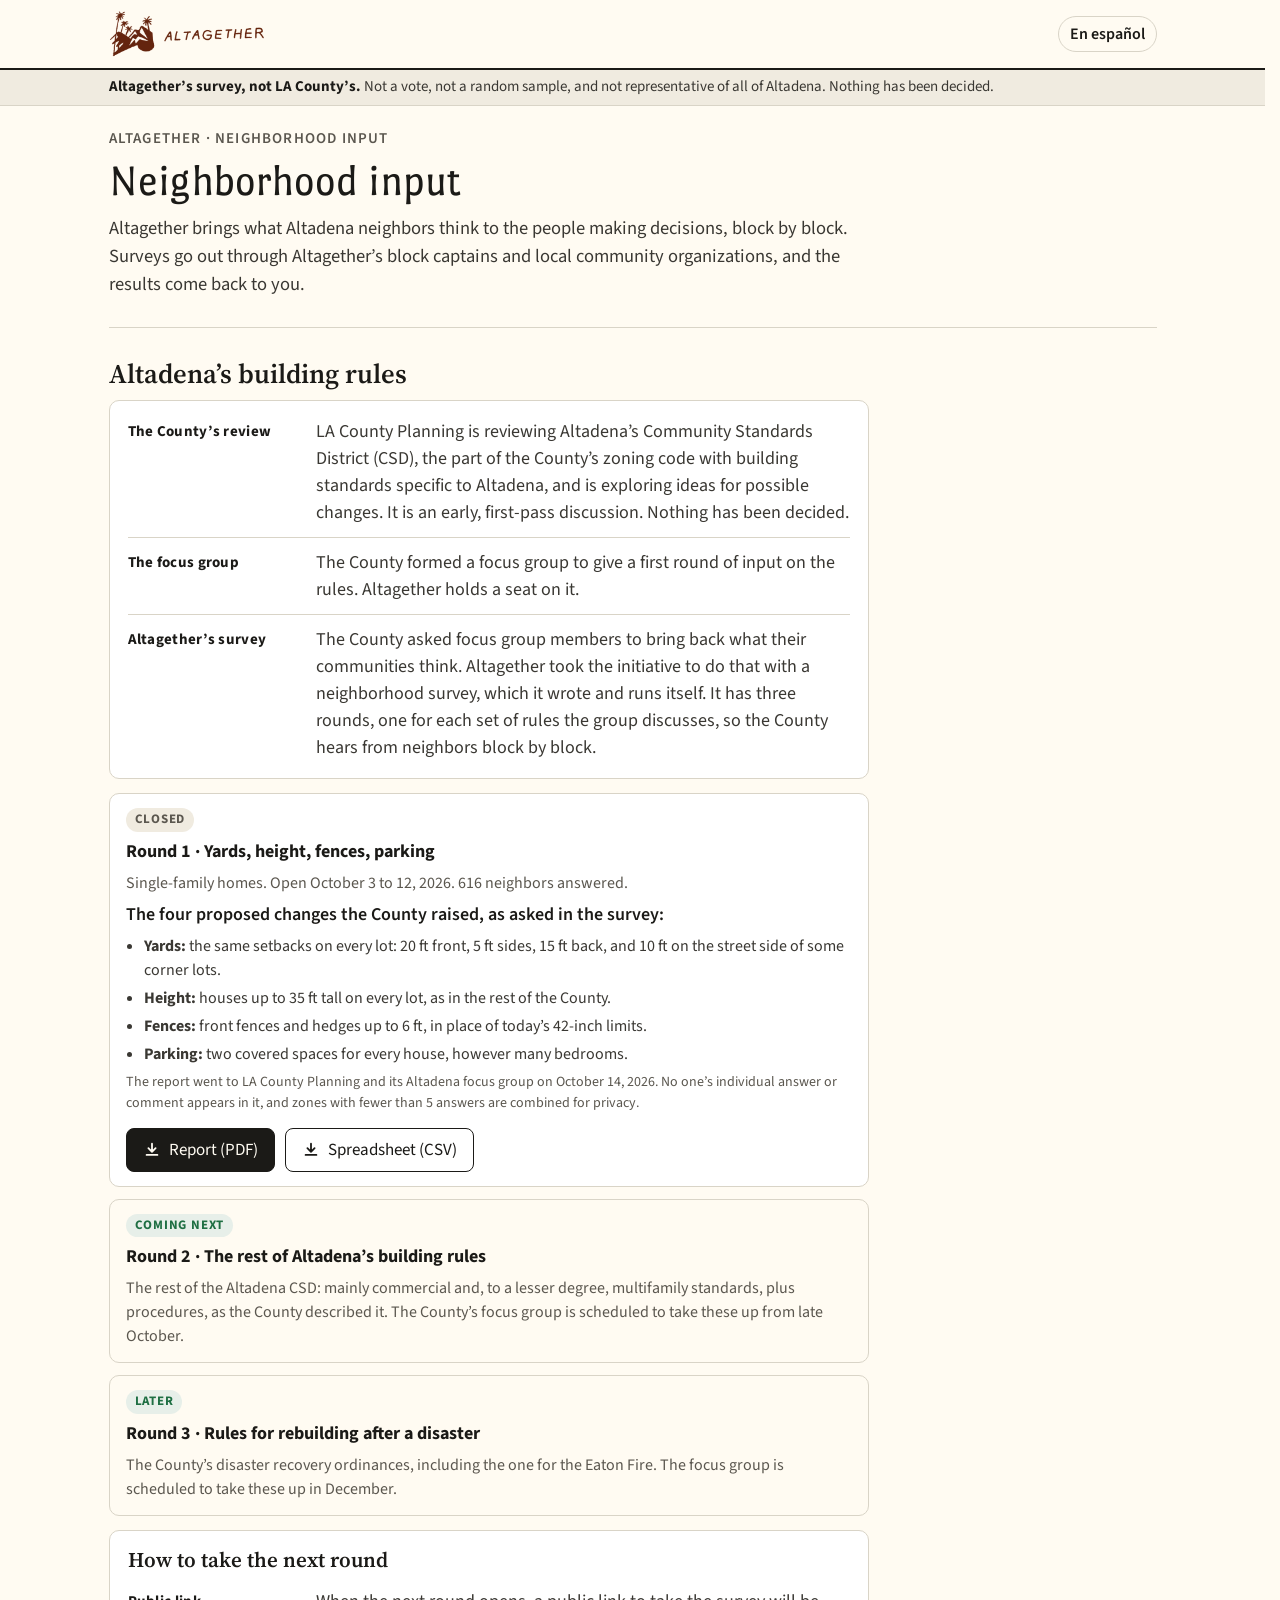
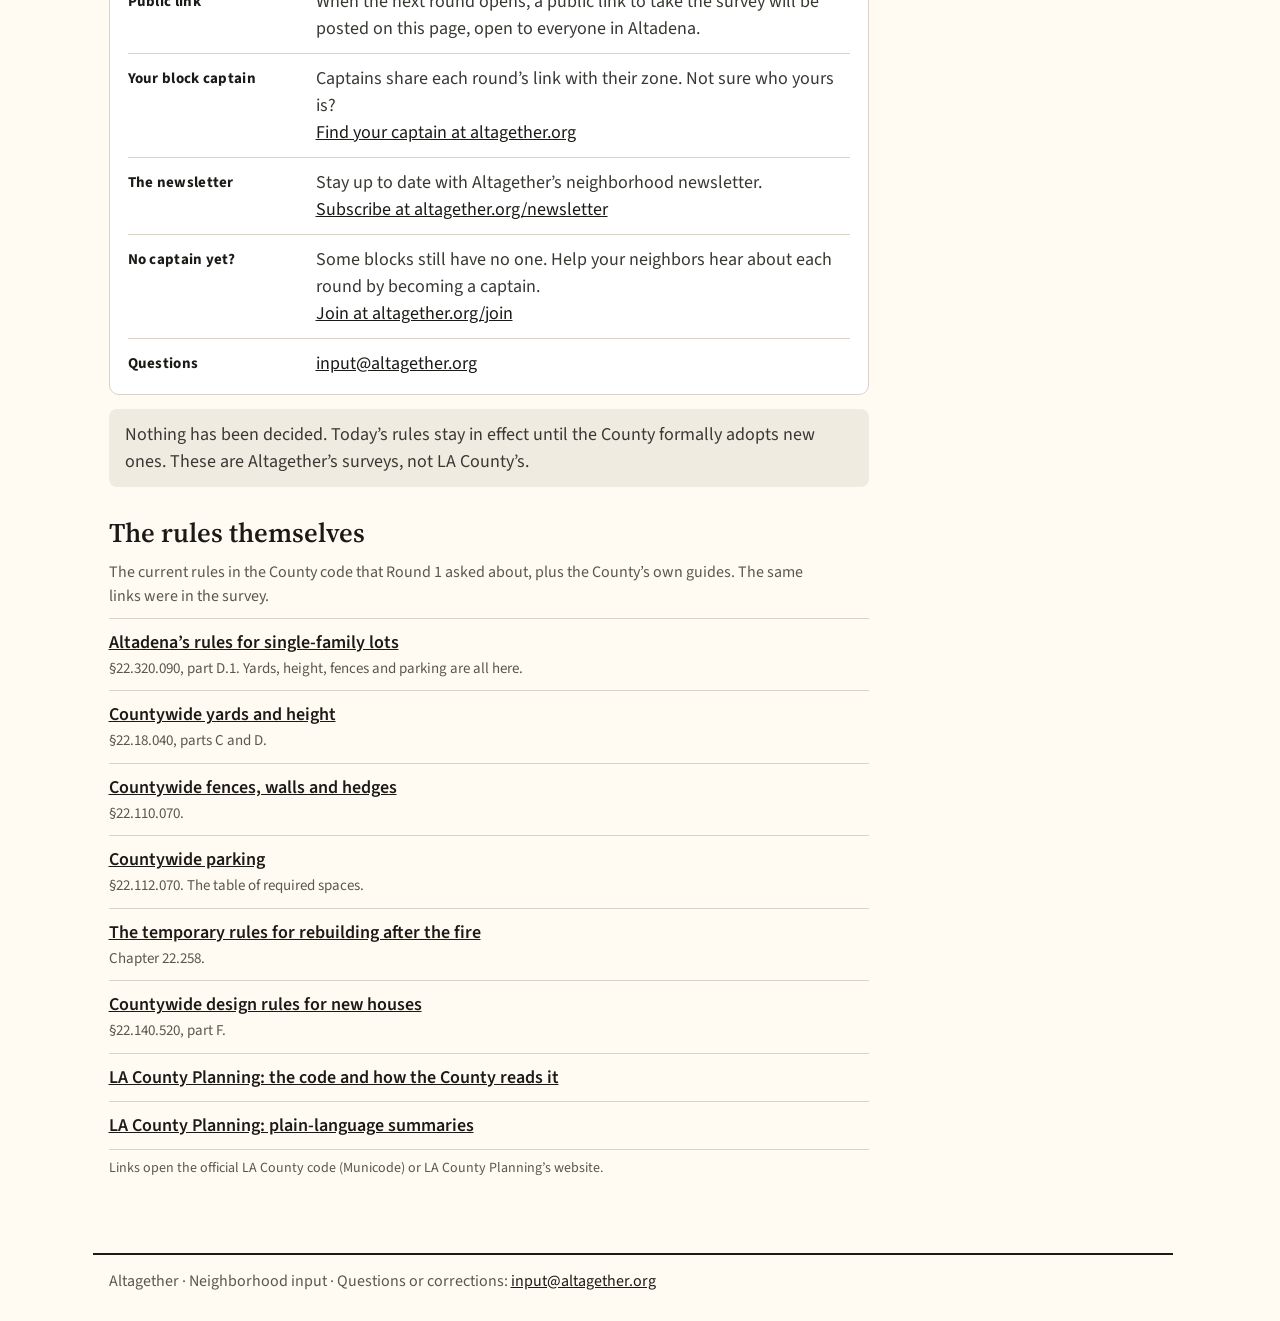
<file: index.html>
<!doctype html>
<html lang="en">
<head>
<meta charset="utf-8">
<meta name="viewport" content="width=device-width, initial-scale=1, viewport-fit=cover">
<title>Neighborhood Input: Altagether</title>
<meta name="description" content="Altagether&rsquo;s neighborhood surveys: bringing what Altadena neighbors think to the people making decisions, block by block.">
<meta property="og:type" content="website">
<meta property="og:site_name" content="Altagether">
<meta property="og:title" content="Neighborhood Input: Altagether">
<meta property="og:description" content="Altagether&rsquo;s neighborhood surveys: bringing what Altadena neighbors think to the people making decisions, block by block.">
<meta property="og:image" content="https://altagether.github.io/input/csd/round-1/report/preview.png">
<meta property="og:url" content="https://altagether.github.io/input/">
<meta name="twitter:card" content="summary_large_image">
<link rel="alternate" hreflang="es" href="https://altagether.github.io/input/es/">
<link rel="stylesheet" href="https://fonts.googleapis.com/css2?family=Port+Lligat+Sans&family=Source+Serif+4:opsz,wght@8..60,600&family=Source+Sans+3:wght@400;600;700&display=swap">
<link rel="stylesheet" href="assets/site.css?v=23">
<link rel="stylesheet" href="assets/pages.css?v=23">
</head>
<body>
<nav class="nav" aria-label="Altagether"><div class="in">
<a class="brand" href=""><img src="assets/altagether-logo.png" alt="Altagether" width="157" height="46"></a>
<a class="lang" href="es/" lang="es">En espa&ntilde;ol</a>
</div></nav>
<div class="disc"><div class="in"><span><b>Altagether&rsquo;s survey, not LA County&rsquo;s.</b> Not a vote, not a random sample, and not representative of all of Altadena. Nothing has been decided.</span></div></div>
<main>
<div class="head">
  <div class="kicker">Altagether &middot; Neighborhood input</div>
  <h1>Neighborhood input</h1>
  <p class="lead">Altagether brings what Altadena neighbors think to the people making decisions, block by block. Surveys go out through Altagether&rsquo;s block captains and local community organizations, and the results come back to you.</p>
</div>

<section class="survey" id="csd">
  <h2>Altadena&rsquo;s building rules</h2>
  <div class="about facts">
    <div class="frow"><b>The County&rsquo;s review</b><span>LA County Planning is reviewing Altadena&rsquo;s Community Standards District (CSD), the part of the County&rsquo;s zoning code with building standards specific to Altadena, and is exploring ideas for possible changes. It is an early, first-pass discussion. Nothing has been decided.</span></div>
    <div class="frow"><b>The focus group</b><span>The County formed a focus group to give a first round of input on the rules. Altagether holds a seat on it.</span></div>
    <div class="frow"><b>Altagether&rsquo;s survey</b><span>The County asked focus group members to bring back what their communities think. Altagether took the initiative to do that with a neighborhood survey, which it wrote and runs itself. It has three rounds, one for each set of rules the group discusses, so the County hears from neighbors block by block.</span></div>
  </div>
  <div class="rounds">
    <div class="round" id="round-1">
      <div><div class="rtop"><span class="rname">Round 1 &middot; Yards, height, fences, parking</span><span class="status closed">Closed</span></div>
      <p class="s">Single-family homes. Open October 3 to 12, 2026. 616 neighbors answered.</p>
      <p class="rlead">The four proposed changes the County raised, as asked in the survey:</p>
      <ul class="rules">
        <li><b>Yards:</b> the same setbacks on every lot: 20 ft front, 5 ft sides, 15 ft back, and 10 ft on the street side of some corner lots.</li>
        <li><b>Height:</b> houses up to 35 ft tall on every lot, as in the rest of the County.</li>
        <li><b>Fences:</b> front fences and hedges up to 6 ft, in place of today&rsquo;s 42-inch limits.</li>
        <li><b>Parking:</b> two covered spaces for every house, however many bedrooms.</li>
      </ul>
      <p class="s rnote">The report went to LA County Planning and its Altadena focus group on October 14, 2026. No one&rsquo;s individual answer or comment appears in it, and zones with fewer than 5 answers are combined for privacy.</p>
      <div class="dlrow">
        <a class="btn primary" href="csd/round-1/report/altagether-round-1-report.pdf" download><svg class="ic" viewBox="0 0 20 20" width="18" height="18" aria-hidden="true"><path d="M10 3v9m0 0l-4-4m4 4l4-4M4 15.5h12" fill="none" stroke="currentColor" stroke-width="2" stroke-linecap="round" stroke-linejoin="round"/></svg>Report (PDF)</a>
        <a class="btn" href="csd/round-1/report/altagether-round-1-answers-by-zone.csv" download><svg class="ic" viewBox="0 0 20 20" width="18" height="18" aria-hidden="true"><path d="M10 3v9m0 0l-4-4m4 4l4-4M4 15.5h12" fill="none" stroke="currentColor" stroke-width="2" stroke-linecap="round" stroke-linejoin="round"/></svg>Spreadsheet (CSV)</a>
      </div></div>
    </div>
    <div class="round dim">
      <div class="rtop"><span class="rname">Round 2 &middot; The rest of Altadena&rsquo;s building rules</span><span class="status soon">Coming next</span></div>
      <p class="s">The rest of the Altadena CSD: mainly commercial and, to a lesser degree, multifamily standards, plus procedures, as the County described it. The County&rsquo;s focus group is scheduled to take these up from late October.</p>
    </div>
    <div class="round dim">
      <div class="rtop"><span class="rname">Round 3 &middot; Rules for rebuilding after a disaster</span><span class="status soon">Later</span></div>
      <p class="s">The County&rsquo;s disaster recovery ordinances, including the one for the Eaton Fire. The focus group is scheduled to take these up in December.</p>
    </div>
  </div>
  <div class="about facts join">
    <h2 class="ftitle">How to take the next round</h2>
    <div class="frow"><b>Public link</b><span>When the next round opens, a public link to take the survey will be posted on this page, open to everyone in Altadena.</span></div>
    <div class="frow"><b>Your block captain</b><span>Captains share each round&rsquo;s link with their zone. Not sure who yours is?<br><a class="nw" href="https://altagether.org">Find your captain at altagether.org</a></span></div>
    <div class="frow"><b>The newsletter</b><span>Stay up to date with Altagether&rsquo;s neighborhood newsletter.<br><a class="nw" href="https://altagether.org/newsletter">Subscribe at altagether.org/newsletter</a></span></div>
    <div class="frow"><b>No captain yet?</b><span>Some blocks still have no one. Help your neighbors hear about each round by becoming a captain.<br><a class="nw" href="https://altagether.org/join">Join at altagether.org/join</a></span></div>
    <div class="frow"><b>Questions</b><span><a href="mailto:input@altagether.org">input@altagether.org</a></span></div>
  </div>
  <div class="note"><p>Nothing has been decided. Today&rsquo;s rules stay in effect until the County formally adopts new ones. These are Altagether&rsquo;s surveys, not LA County&rsquo;s.</p></div>
    <h2 id="rules" style="margin-top:30px">The rules themselves</h2>
    <p class="s">The current rules in the County code that Round 1 asked about, plus the County&rsquo;s own guides. The same links were in the survey.</p>
    <ul class="codes">
      <li><a href="https://library.municode.com/ca/los_angeles_county/codes/code_of_ordinances?nodeId=TIT22PLZO_DIV10PLARCOSTDI_CH22.320WESAGAVAPLARSTDI_22.320.090ALCOSTDI" target="_blank" rel="noopener">Altadena&rsquo;s rules for single-family lots</a><span>&sect;22.320.090, part D.1. Yards, height, fences and parking are all here.</span></li>
      <li><a href="https://library.municode.com/ca/los_angeles_county/codes/code_of_ordinances?nodeId=TIT22PLZO_DIV3ZO_CH22.18REZO_22.18.040DESTREZO" target="_blank" rel="noopener">Countywide yards and height</a><span>&sect;22.18.040, parts C and D.</span></li>
      <li><a href="https://library.municode.com/ca/los_angeles_county/codes/code_of_ordinances?nodeId=TIT22PLZO_DIV6DEST_CH22.110GESIRE_22.110.070FEWA" target="_blank" rel="noopener">Countywide fences, walls and hedges</a><span>&sect;22.110.070.</span></li>
      <li><a href="https://library.municode.com/ca/los_angeles_county/codes/code_of_ordinances?nodeId=TIT22PLZO_DIV6DEST_CH22.112PA_22.112.070REPASP" target="_blank" rel="noopener">Countywide parking</a><span>&sect;22.112.070. The table of required spaces.</span></li>
      <li><a href="https://library.municode.com/ca/los_angeles_county/codes/code_of_ordinances?nodeId=TIT22PLZO_DIV9AD_CH22.258EAFIDIRE" target="_blank" rel="noopener">The temporary rules for rebuilding after the fire</a><span>Chapter 22.258.</span></li>
      <li><a href="https://library.municode.com/ca/los_angeles_county/codes/code_of_ordinances?nodeId=TIT22PLZO_DIV7STSPUS_CH22.140STSPUS_22.140.520REDEST" target="_blank" rel="noopener">Countywide design rules for new houses</a><span>&sect;22.140.520, part F.</span></li>
      <li><a href="https://planning.lacounty.gov/county-code-and-interpretations/" target="_blank" rel="noopener">LA County Planning: the code and how the County reads it</a></li>
      <li><a href="https://planning.lacounty.gov/planning-library/" target="_blank" rel="noopener">LA County Planning: plain-language summaries</a></li>
    </ul>
    <p class="s fnote">Links open the official LA County code (Municode) or LA County Planning&rsquo;s website.</p>
</section>
</main>
<footer>Altagether &middot; Neighborhood input &middot; Questions or corrections: <a href="mailto:input@altagether.org">input@altagether.org</a></footer>
</body>
</html>
</file>
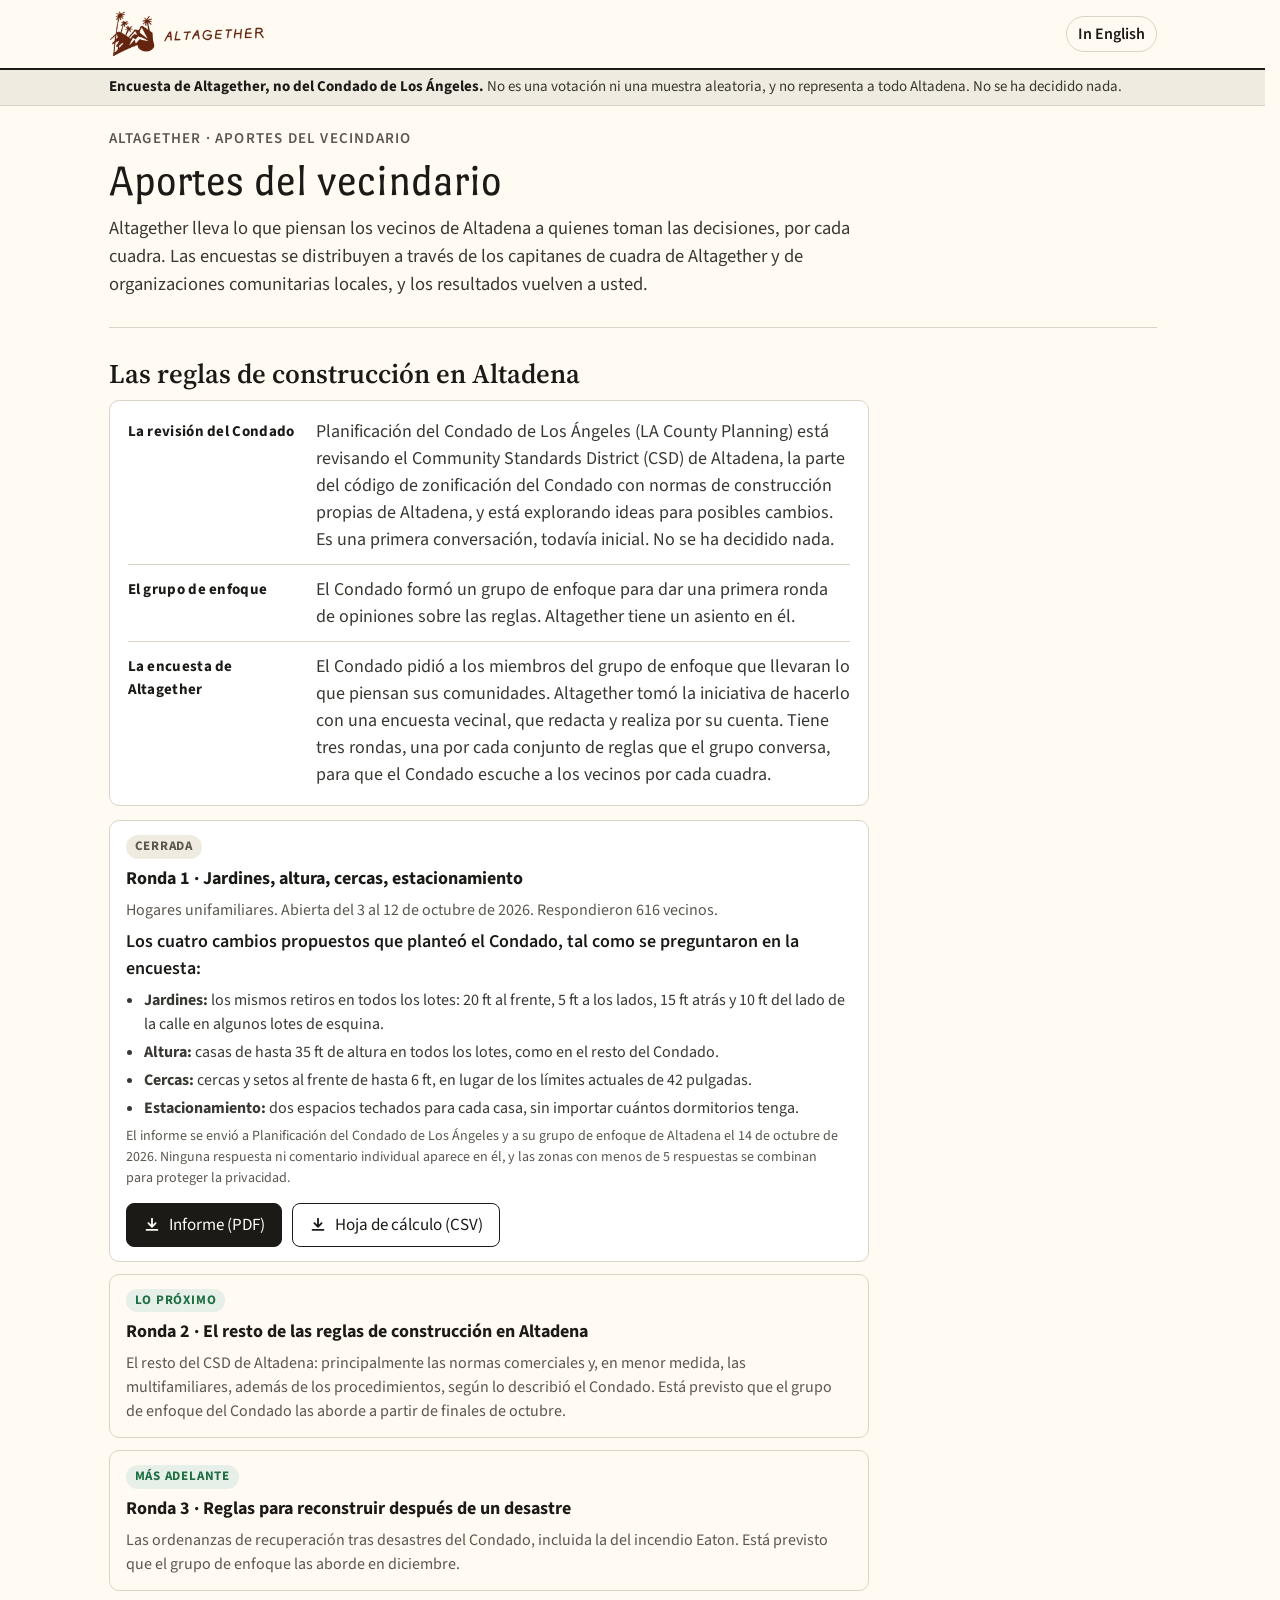
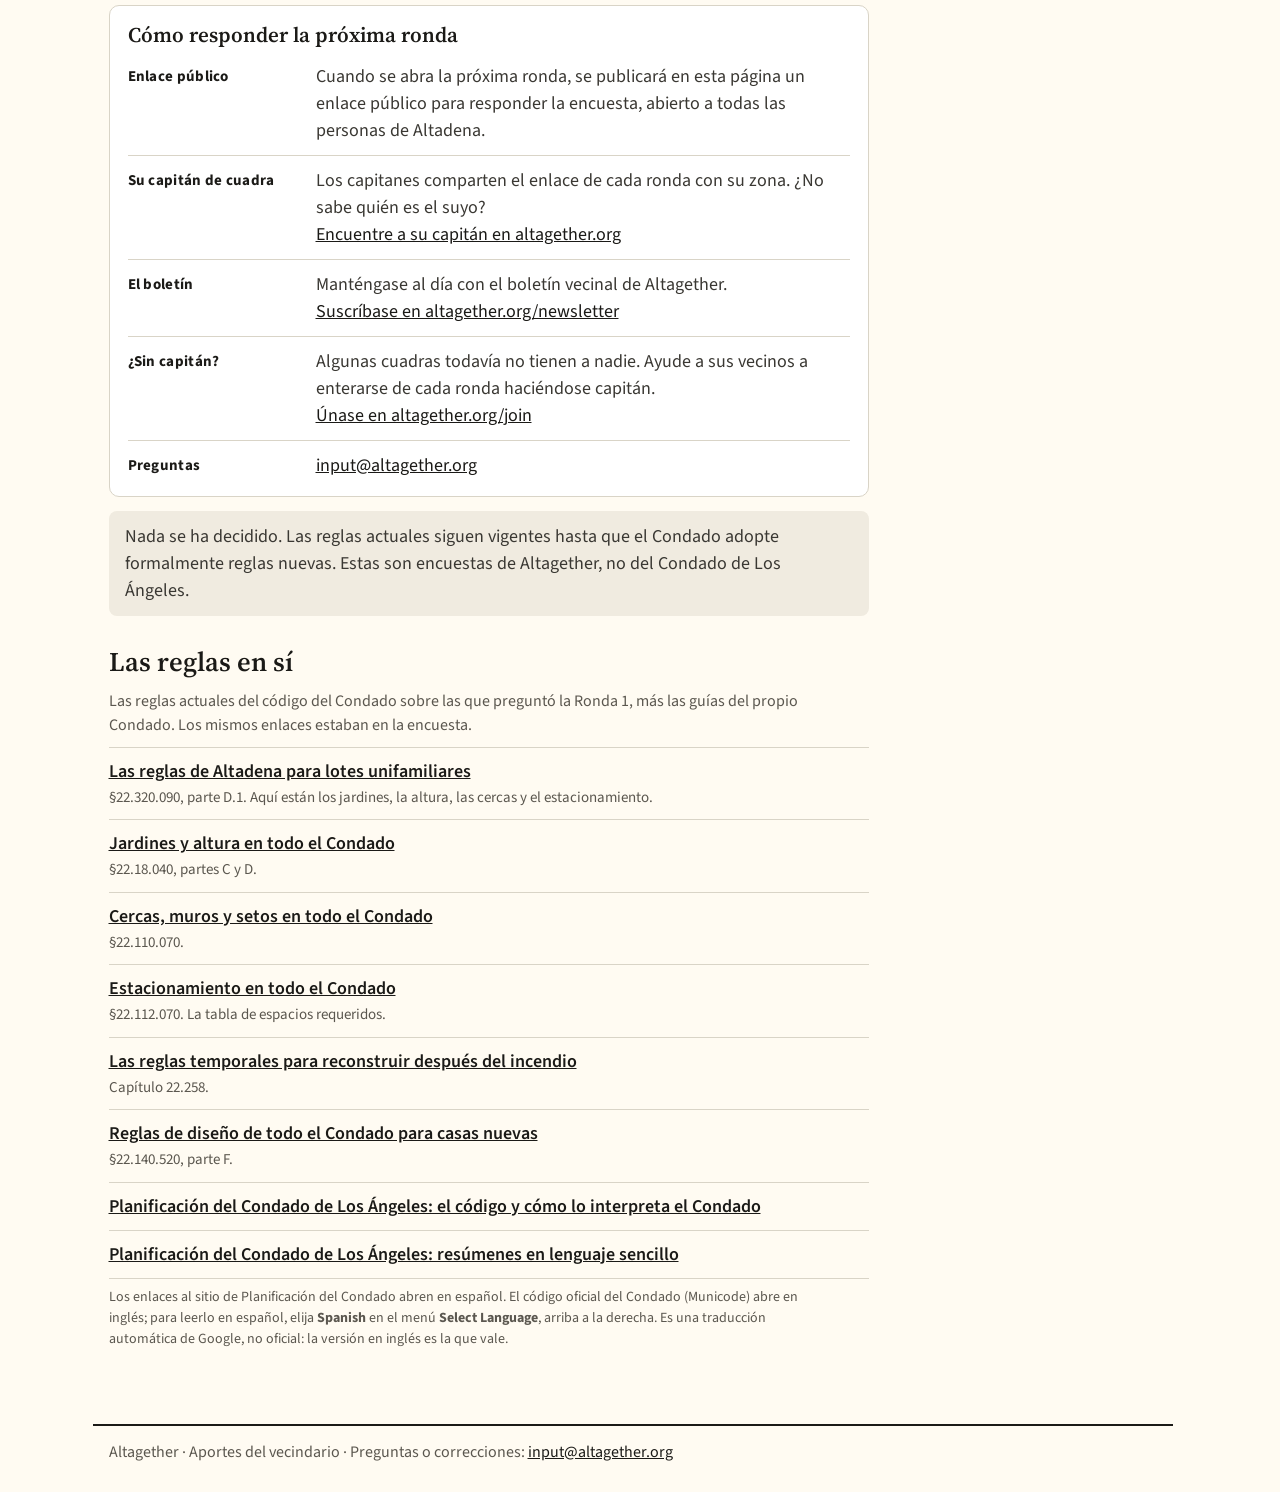
<file: es/index.html>
<!doctype html>
<html lang="es">
<head>
<meta charset="utf-8">
<meta name="viewport" content="width=device-width, initial-scale=1, viewport-fit=cover">
<title>Aportes del vecindario: Altagether</title>
<meta name="description" content="Las encuestas vecinales de Altagether: llevan lo que piensan los vecinos de Altadena a quienes toman las decisiones, por cada cuadra.">
<meta property="og:type" content="website">
<meta property="og:site_name" content="Altagether">
<meta property="og:title" content="Aportes del vecindario: Altagether">
<meta property="og:description" content="Las encuestas vecinales de Altagether: llevan lo que piensan los vecinos de Altadena a quienes toman las decisiones, por cada cuadra.">
<meta property="og:image" content="https://altagether.github.io/input/csd/round-1/report/preview.png">
<meta property="og:url" content="https://altagether.github.io/input/es/">
<meta name="twitter:card" content="summary_large_image">
<link rel="alternate" hreflang="en" href="https://altagether.github.io/input/">
<link rel="stylesheet" href="https://fonts.googleapis.com/css2?family=Port+Lligat+Sans&family=Source+Serif+4:opsz,wght@8..60,600&family=Source+Sans+3:wght@400;600;700&display=swap">
<link rel="stylesheet" href="../assets/site.css?v=23">
<link rel="stylesheet" href="../assets/pages.css?v=23">
</head>
<body>
<nav class="nav" aria-label="Altagether"><div class="in">
<a class="brand" href="../es/"><img src="../assets/altagether-logo.png" alt="Altagether" width="157" height="46"></a>
<a class="lang" href="../" lang="en">In English</a>
</div></nav>
<div class="disc"><div class="in"><span><b>Encuesta de Altagether, no del Condado de Los &Aacute;ngeles.</b> No es una votaci&oacute;n ni una muestra aleatoria, y no representa a todo Altadena. No se ha decidido nada.</span></div></div>
<main>
<div class="head">
  <div class="kicker">Altagether &middot; Aportes del vecindario</div>
  <h1>Aportes del vecindario</h1>
  <p class="lead">Altagether lleva lo que piensan los vecinos de Altadena a quienes toman las decisiones, por cada cuadra. Las encuestas se distribuyen a trav&eacute;s de los capitanes de cuadra de Altagether y de organizaciones comunitarias locales, y los resultados vuelven a usted.</p>
</div>

<section class="survey" id="csd">
  <h2>Las reglas de construcci&oacute;n en Altadena</h2>
  <div class="about facts">
    <div class="frow"><b>La revisi&oacute;n del Condado</b><span>Planificaci&oacute;n del Condado de Los &Aacute;ngeles (LA County Planning) est&aacute; revisando el Community Standards District (CSD) de Altadena, la parte del c&oacute;digo de zonificaci&oacute;n del Condado con normas de construcci&oacute;n propias de Altadena, y est&aacute; explorando ideas para posibles cambios. Es una primera conversaci&oacute;n, todav&iacute;a inicial. No se ha decidido nada.</span></div>
    <div class="frow"><b>El grupo de enfoque</b><span>El Condado form&oacute; un grupo de enfoque para dar una primera ronda de opiniones sobre las reglas. Altagether tiene un asiento en &eacute;l.</span></div>
    <div class="frow"><b>La encuesta de Altagether</b><span>El Condado pidi&oacute; a los miembros del grupo de enfoque que llevaran lo que piensan sus comunidades. Altagether tom&oacute; la iniciativa de hacerlo con una encuesta vecinal, que redacta y realiza por su cuenta. Tiene tres rondas, una por cada conjunto de reglas que el grupo conversa, para que el Condado escuche a los vecinos por cada cuadra.</span></div>
  </div>
  <div class="rounds">
    <div class="round" id="round-1">
      <div><div class="rtop"><span class="rname">Ronda 1 &middot; Jardines, altura, cercas, estacionamiento</span><span class="status closed">Cerrada</span></div>
      <p class="s">Hogares unifamiliares. Abierta del 3 al 12 de octubre de 2026. Respondieron 616 vecinos.</p>
      <p class="rlead">Los cuatro cambios propuestos que plante&oacute; el Condado, tal como se preguntaron en la encuesta:</p>
      <ul class="rules">
        <li><b>Jardines:</b> los mismos retiros en todos los lotes: 20 ft al frente, 5 ft a los lados, 15 ft atr&aacute;s y 10 ft del lado de la calle en algunos lotes de esquina.</li>
        <li><b>Altura:</b> casas de hasta 35 ft de altura en todos los lotes, como en el resto del Condado.</li>
        <li><b>Cercas:</b> cercas y setos al frente de hasta 6 ft, en lugar de los l&iacute;mites actuales de 42 pulgadas.</li>
        <li><b>Estacionamiento:</b> dos espacios techados para cada casa, sin importar cu&aacute;ntos dormitorios tenga.</li>
      </ul>
      <p class="s rnote">El informe se envi&oacute; a Planificaci&oacute;n del Condado de Los &Aacute;ngeles y a su grupo de enfoque de Altadena el 14 de octubre de 2026. Ninguna respuesta ni comentario individual aparece en &eacute;l, y las zonas con menos de 5 respuestas se combinan para proteger la privacidad.</p>
      <div class="dlrow">
        <a class="btn primary" href="../csd/round-1/report/altagether-round-1-informe-es.pdf" download><svg class="ic" viewBox="0 0 20 20" width="18" height="18" aria-hidden="true"><path d="M10 3v9m0 0l-4-4m4 4l4-4M4 15.5h12" fill="none" stroke="currentColor" stroke-width="2" stroke-linecap="round" stroke-linejoin="round"/></svg>Informe (PDF)</a>
        <a class="btn" href="../csd/round-1/report/altagether-ronda-1-respuestas-por-zona.csv" download><svg class="ic" viewBox="0 0 20 20" width="18" height="18" aria-hidden="true"><path d="M10 3v9m0 0l-4-4m4 4l4-4M4 15.5h12" fill="none" stroke="currentColor" stroke-width="2" stroke-linecap="round" stroke-linejoin="round"/></svg>Hoja de c&aacute;lculo (CSV)</a>
      </div></div>
    </div>
    <div class="round dim">
      <div class="rtop"><span class="rname">Ronda 2 &middot; El resto de las reglas de construcci&oacute;n en Altadena</span><span class="status soon">Lo pr&oacute;ximo</span></div>
      <p class="s">El resto del CSD de Altadena: principalmente las normas comerciales y, en menor medida, las multifamiliares, adem&aacute;s de los procedimientos, seg&uacute;n lo describi&oacute; el Condado. Est&aacute; previsto que el grupo de enfoque del Condado las aborde a partir de finales de octubre.</p>
    </div>
    <div class="round dim">
      <div class="rtop"><span class="rname">Ronda 3 &middot; Reglas para reconstruir despu&eacute;s de un desastre</span><span class="status soon">M&aacute;s adelante</span></div>
      <p class="s">Las ordenanzas de recuperaci&oacute;n tras desastres del Condado, incluida la del incendio Eaton. Est&aacute; previsto que el grupo de enfoque las aborde en diciembre.</p>
    </div>
  </div>
  <div class="about facts join">
    <h2 class="ftitle">C&oacute;mo responder la pr&oacute;xima ronda</h2>
    <div class="frow"><b>Enlace p&uacute;blico</b><span>Cuando se abra la pr&oacute;xima ronda, se publicar&aacute; en esta p&aacute;gina un enlace p&uacute;blico para responder la encuesta, abierto a todas las personas de Altadena.</span></div>
    <div class="frow"><b>Su capit&aacute;n de cuadra</b><span>Los capitanes comparten el enlace de cada ronda con su zona. &iquest;No sabe qui&eacute;n es el suyo?<br><a class="nw" href="https://altagether.org">Encuentre a su capit&aacute;n en altagether.org</a></span></div>
    <div class="frow"><b>El bolet&iacute;n</b><span>Mant&eacute;ngase al d&iacute;a con el bolet&iacute;n vecinal de Altagether.<br><a class="nw" href="https://altagether.org/newsletter">Suscr&iacute;base en altagether.org/newsletter</a></span></div>
    <div class="frow"><b>&iquest;Sin capit&aacute;n?</b><span>Algunas cuadras todav&iacute;a no tienen a nadie. Ayude a sus vecinos a enterarse de cada ronda haci&eacute;ndose capit&aacute;n.<br><a class="nw" href="https://altagether.org/join">&Uacute;nase en altagether.org/join</a></span></div>
    <div class="frow"><b>Preguntas</b><span><a href="mailto:input@altagether.org">input@altagether.org</a></span></div>
  </div>
  <div class="note"><p>Nada se ha decidido. Las reglas actuales siguen vigentes hasta que el Condado adopte formalmente reglas nuevas. Estas son encuestas de Altagether, no del Condado de Los &Aacute;ngeles.</p></div>
    <h2 id="rules" style="margin-top:30px">Las reglas en s&iacute;</h2>
    <p class="s">Las reglas actuales del c&oacute;digo del Condado sobre las que pregunt&oacute; la Ronda 1, m&aacute;s las gu&iacute;as del propio Condado. Los mismos enlaces estaban en la encuesta.</p>
    <ul class="codes">
      <li><a href="https://library.municode.com/ca/los_angeles_county/codes/code_of_ordinances?nodeId=TIT22PLZO_DIV10PLARCOSTDI_CH22.320WESAGAVAPLARSTDI_22.320.090ALCOSTDI" target="_blank" rel="noopener">Las reglas de Altadena para lotes unifamiliares</a><span>&sect;22.320.090, parte D.1. Aqu&iacute; est&aacute;n los jardines, la altura, las cercas y el estacionamiento.</span></li>
      <li><a href="https://library.municode.com/ca/los_angeles_county/codes/code_of_ordinances?nodeId=TIT22PLZO_DIV3ZO_CH22.18REZO_22.18.040DESTREZO" target="_blank" rel="noopener">Jardines y altura en todo el Condado</a><span>&sect;22.18.040, partes C y D.</span></li>
      <li><a href="https://library.municode.com/ca/los_angeles_county/codes/code_of_ordinances?nodeId=TIT22PLZO_DIV6DEST_CH22.110GESIRE_22.110.070FEWA" target="_blank" rel="noopener">Cercas, muros y setos en todo el Condado</a><span>&sect;22.110.070.</span></li>
      <li><a href="https://library.municode.com/ca/los_angeles_county/codes/code_of_ordinances?nodeId=TIT22PLZO_DIV6DEST_CH22.112PA_22.112.070REPASP" target="_blank" rel="noopener">Estacionamiento en todo el Condado</a><span>&sect;22.112.070. La tabla de espacios requeridos.</span></li>
      <li><a href="https://library.municode.com/ca/los_angeles_county/codes/code_of_ordinances?nodeId=TIT22PLZO_DIV9AD_CH22.258EAFIDIRE" target="_blank" rel="noopener">Las reglas temporales para reconstruir despu&eacute;s del incendio</a><span>Cap&iacute;tulo 22.258.</span></li>
      <li><a href="https://library.municode.com/ca/los_angeles_county/codes/code_of_ordinances?nodeId=TIT22PLZO_DIV7STSPUS_CH22.140STSPUS_22.140.520REDEST" target="_blank" rel="noopener">Reglas de dise&ntilde;o de todo el Condado para casas nuevas</a><span>&sect;22.140.520, parte F.</span></li>
      <li><a href="https://planning.lacounty.gov/es/county-code-and-interpretations/" target="_blank" rel="noopener">Planificaci&oacute;n del Condado de Los &Aacute;ngeles: el c&oacute;digo y c&oacute;mo lo interpreta el Condado</a></li>
      <li><a href="https://planning.lacounty.gov/es/planning-library/" target="_blank" rel="noopener">Planificaci&oacute;n del Condado de Los &Aacute;ngeles: res&uacute;menes en lenguaje sencillo</a></li>
    </ul>
    <p class="s fnote">Los enlaces al sitio de Planificaci&oacute;n del Condado abren en espa&ntilde;ol. El c&oacute;digo oficial del Condado (Municode) abre en ingl&eacute;s; para leerlo en espa&ntilde;ol, elija <b>Spanish</b> en el men&uacute; <b>Select Language</b>, arriba a la derecha. Es una traducci&oacute;n autom&aacute;tica de Google, no oficial: la versi&oacute;n en ingl&eacute;s es la que vale.</p>
</section>
</main>
<footer>Altagether &middot; Aportes del vecindario &middot; Preguntas o correcciones: <a href="mailto:input@altagether.org">input@altagether.org</a></footer>
</body>
</html>
</file>
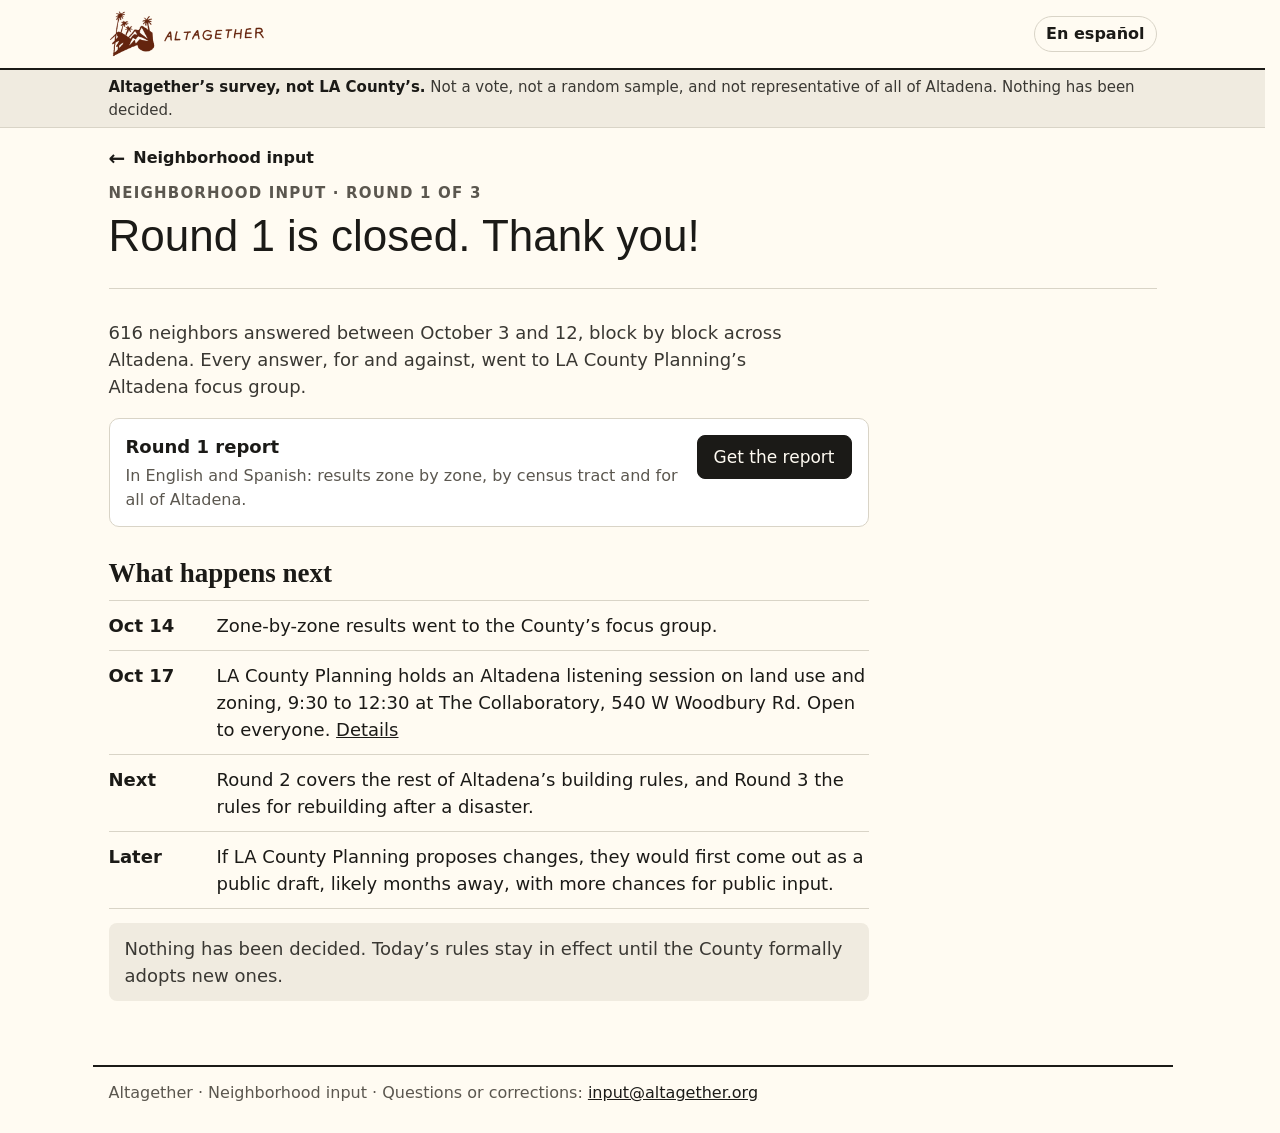
<file: csd/round-1-test/index.html>
<!doctype html><meta charset="utf-8"><title>Moved</title>
<script>location.replace('https://altagether.github.io/input/csd/round-1/' + location.search);</script>
<p>This test page has moved. <a href="https://altagether.github.io/input/csd/round-1/">Go to the survey</a>.</p>
</file>
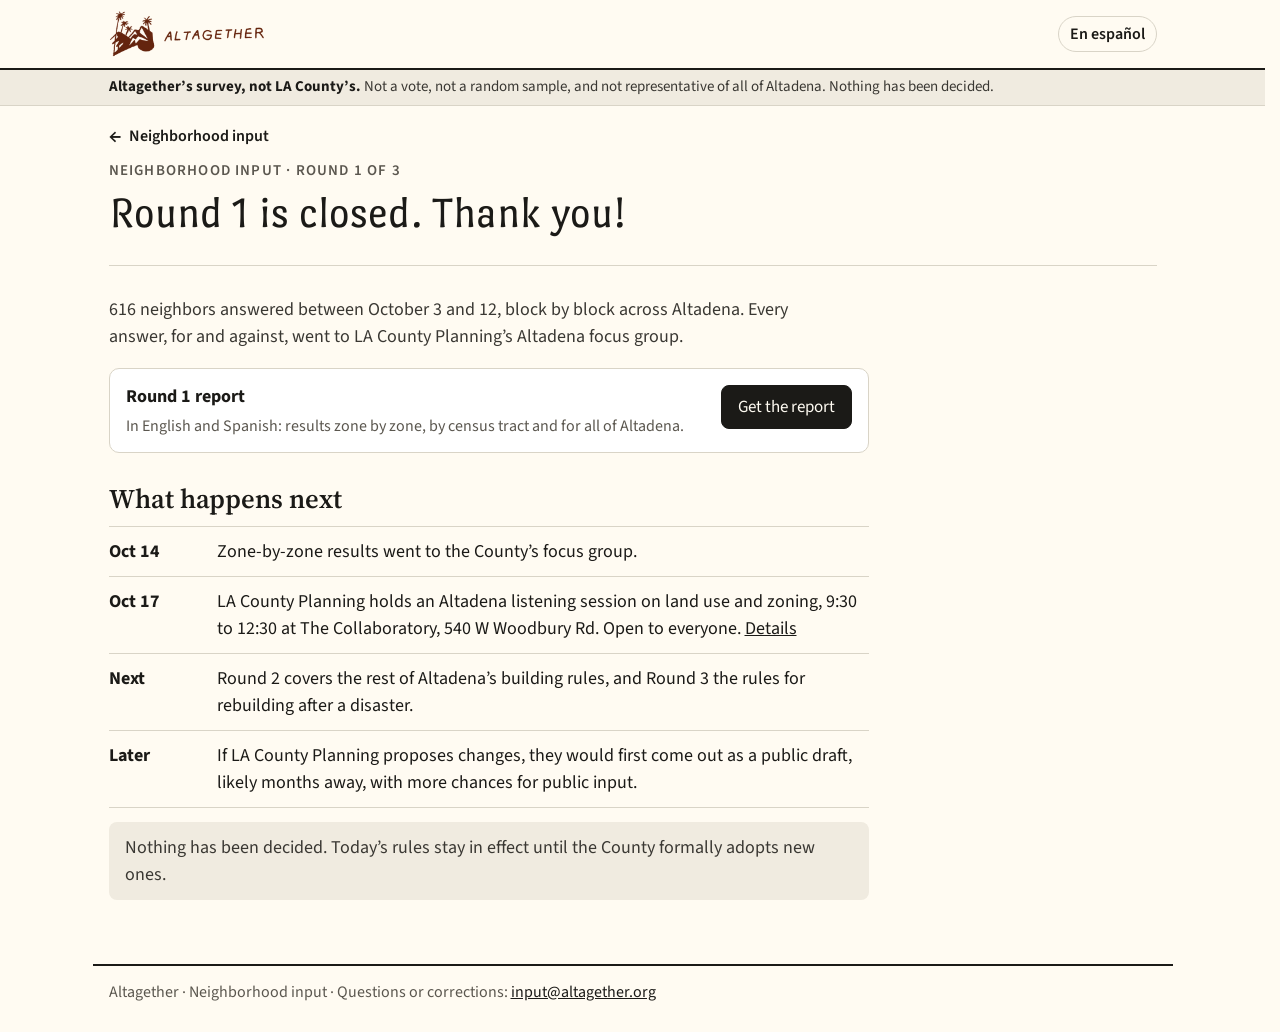
<file: csd/round-1/index.html>
<!doctype html>
<html lang="en">
<head>
<meta charset="utf-8">
<meta name="viewport" content="width=device-width, initial-scale=1, viewport-fit=cover">
<title>Round 1 is closed: Altadena Neighborhood Input</title>
<meta name="description" content="Round 1 of Altagether&rsquo;s neighborhood survey is closed. 616 neighbors answered. Read the report.">
<meta property="og:type" content="website">
<meta property="og:site_name" content="Altagether">
<meta property="og:title" content="Round 1 is closed: Altadena Neighborhood Input">
<meta property="og:description" content="Round 1 of Altagether&rsquo;s neighborhood survey is closed. 616 neighbors answered. Read the report.">
<meta property="og:image" content="https://altagether.github.io/input/csd/round-1/report/preview.png">
<meta property="og:url" content="https://altagether.github.io/input/csd/round-1/">
<meta name="twitter:card" content="summary_large_image">
<link rel="alternate" hreflang="es" href="https://altagether.github.io/input/csd/round-1/es/">
<link rel="stylesheet" href="https://fonts.googleapis.com/css2?family=Port+Lligat+Sans&family=Source+Serif+4:opsz,wght@8..60,600&family=Source+Sans+3:wght@400;600;700&display=swap">
<link rel="stylesheet" href="../../assets/site.css?v=23">
<link rel="stylesheet" href="../../assets/pages.css?v=23">
</head>
<body>
<nav class="nav" aria-label="Altagether"><div class="in">
<a class="brand" href="../../"><img src="../../assets/altagether-logo.png" alt="Altagether" width="157" height="46"></a>
<a class="lang" href="es/" lang="es">En espa&ntilde;ol</a>
</div></nav>
<div class="disc"><div class="in"><span><b>Altagether&rsquo;s survey, not LA County&rsquo;s.</b> Not a vote, not a random sample, and not representative of all of Altadena. Nothing has been decided.</span></div></div>
<main>
<a class="back" href="../../"><span aria-hidden="true">&larr;</span> Neighborhood input</a>
<div class="head">
<div class="kicker">Neighborhood input &middot; Round 1 of 3</div>
<h1>Round 1 is closed. Thank&nbsp;you!</h1>
</div>
<section><p>616 neighbors answered between October 3 and 12, block by block across Altadena. Every answer, for and against, went to LA County Planning&rsquo;s Altadena focus group.</p><div class="round act" style="margin-top:18px"><div><span class="rname">Round 1 report</span><p class="s">In English and Spanish: results zone by zone, by census tract and for all of Altadena.</p></div><a class="btn primary" href="../../#round-1">Get the report</a></div></section>
<section><h2>What happens next</h2><div class="rows"><div class="row"><b>Oct 14</b><span>Zone-by-zone results went to the County&rsquo;s focus group.</span></div><div class="row"><b>Oct 17</b><span>LA County Planning holds an Altadena listening session on land use and zoning, 9:30 to 12:30 at The Collaboratory, 540 W Woodbury Rd. Open to everyone. <a href="https://planning.lacounty.gov/blog/altadena-listening-session/" target="_blank" rel="noopener">Details</a></span></div><div class="row"><b>Next</b><span>Round 2 covers the rest of Altadena&rsquo;s building rules, and Round 3 the rules for rebuilding after a disaster.</span></div><div class="row"><b>Later</b><span>If LA County Planning proposes changes, they would first come out as a public draft, likely months away, with more chances for public input.</span></div></div></section>
<div class="note"><p style="margin:0">Nothing has been decided. Today&rsquo;s rules stay in effect until the County formally adopts new ones.</p></div>
</main>
<footer>Altagether &middot; Neighborhood input &middot; Questions or corrections: <a href="mailto:input@altagether.org">input@altagether.org</a></footer>
</body>
</html>
</file>
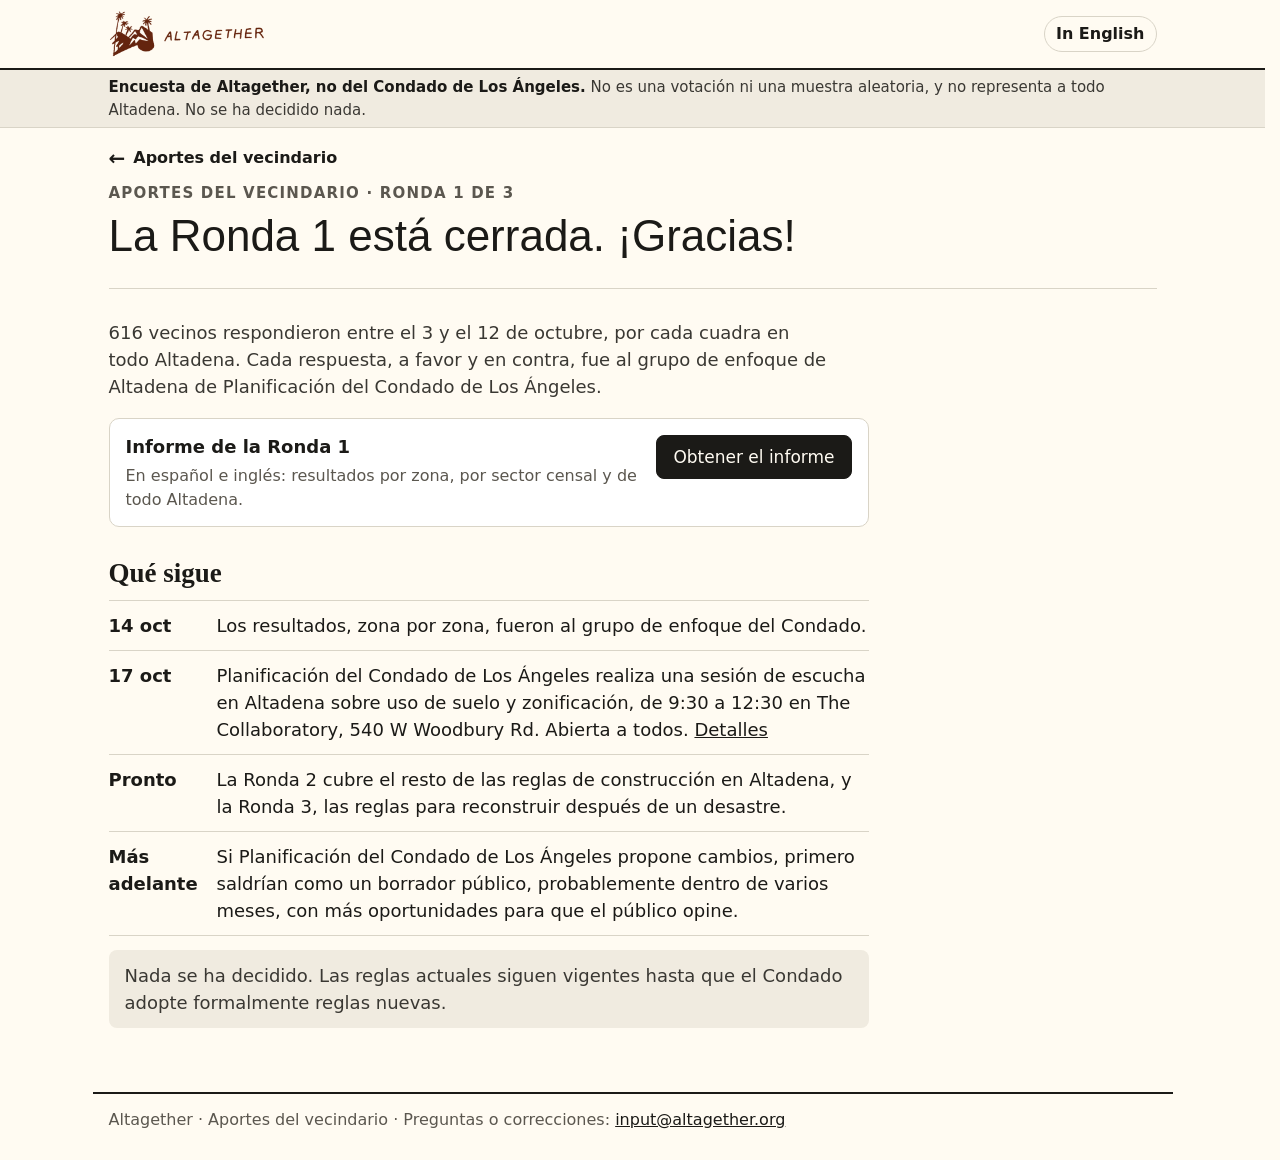
<file: csd/round-1-test/es/index.html>
<!doctype html><meta charset="utf-8"><title>Moved</title>
<script>location.replace('https://altagether.github.io/input/csd/round-1/es/' + location.search);</script>
<p>This test page has moved. <a href="https://altagether.github.io/input/csd/round-1/es/">Go to the survey</a>.</p>
</file>
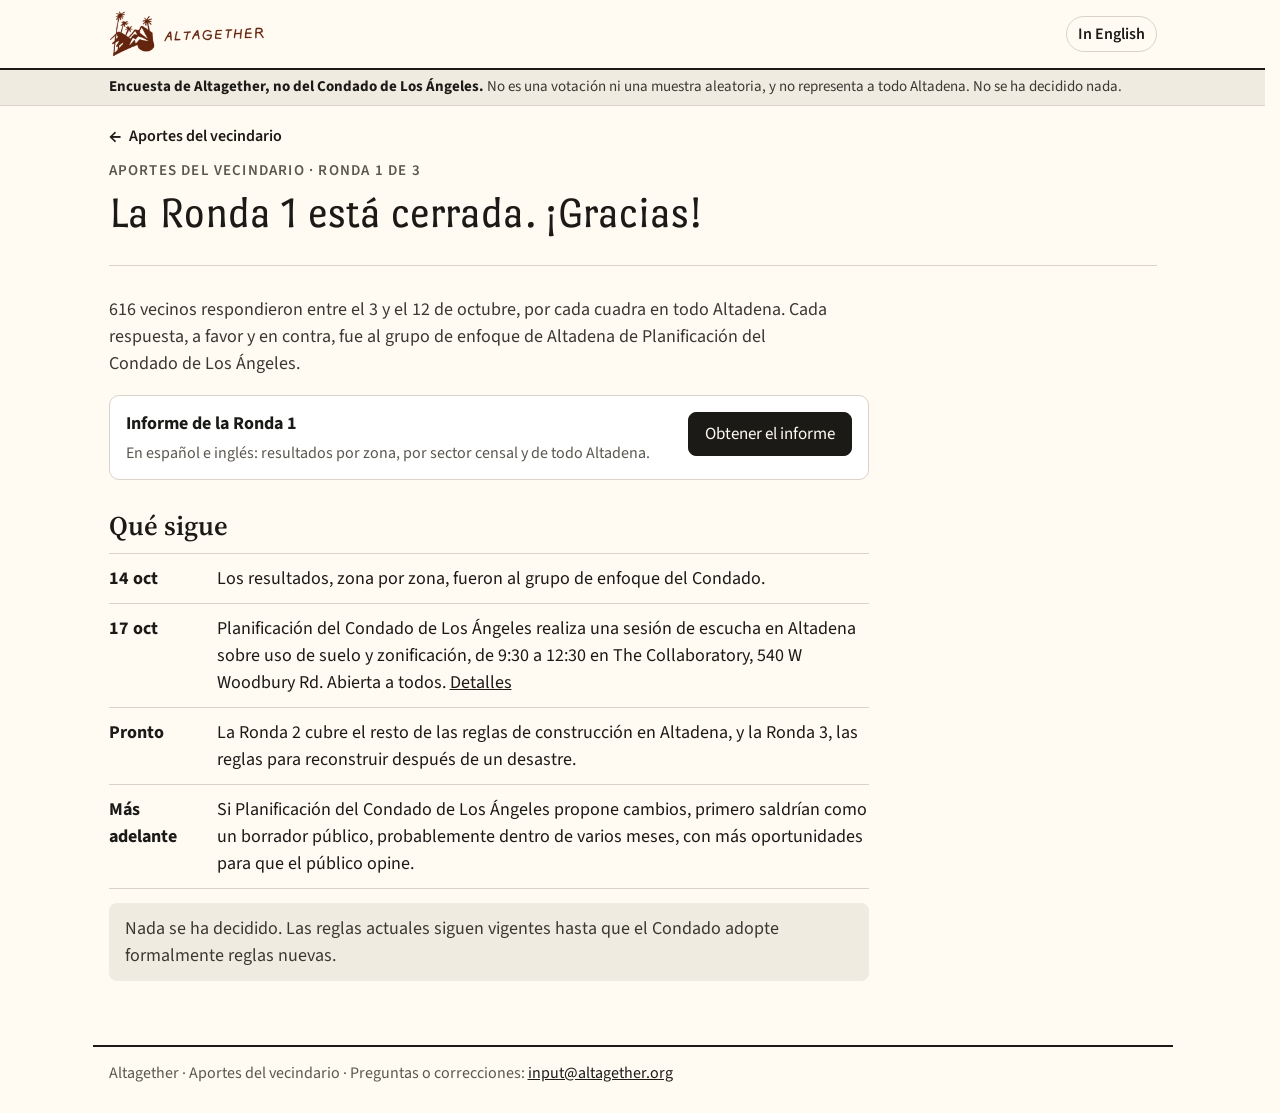
<file: csd/round-1/es/index.html>
<!doctype html>
<html lang="es">
<head>
<meta charset="utf-8">
<meta name="viewport" content="width=device-width, initial-scale=1, viewport-fit=cover">
<title>La Ronda 1 est&aacute; cerrada: Aportes del vecindario de Altadena</title>
<meta name="description" content="La Ronda 1 de la encuesta vecinal de Altagether est&aacute; cerrada. Respondieron 616 vecinos. Lea el informe.">
<meta property="og:type" content="website">
<meta property="og:site_name" content="Altagether">
<meta property="og:title" content="La Ronda 1 est&aacute; cerrada: Aportes del vecindario de Altadena">
<meta property="og:description" content="La Ronda 1 de la encuesta vecinal de Altagether est&aacute; cerrada. Respondieron 616 vecinos. Lea el informe.">
<meta property="og:image" content="https://altagether.github.io/input/csd/round-1/report/preview.png">
<meta property="og:url" content="https://altagether.github.io/input/csd/round-1/es/">
<meta name="twitter:card" content="summary_large_image">
<link rel="alternate" hreflang="en" href="https://altagether.github.io/input/csd/round-1/">
<link rel="stylesheet" href="https://fonts.googleapis.com/css2?family=Port+Lligat+Sans&family=Source+Serif+4:opsz,wght@8..60,600&family=Source+Sans+3:wght@400;600;700&display=swap">
<link rel="stylesheet" href="../../../assets/site.css?v=23">
<link rel="stylesheet" href="../../../assets/pages.css?v=23">
</head>
<body>
<nav class="nav" aria-label="Altagether"><div class="in">
<a class="brand" href="../../../es/"><img src="../../../assets/altagether-logo.png" alt="Altagether" width="157" height="46"></a>
<a class="lang" href="../" lang="en">In English</a>
</div></nav>
<div class="disc"><div class="in"><span><b>Encuesta de Altagether, no del Condado de Los &Aacute;ngeles.</b> No es una votaci&oacute;n ni una muestra aleatoria, y no representa a todo Altadena. No se ha decidido nada.</span></div></div>
<main>
<a class="back" href="../../../es/"><span aria-hidden="true">&larr;</span> Aportes del vecindario</a>
<div class="head">
<div class="kicker">Aportes del vecindario &middot; Ronda 1 de 3</div>
<h1>La Ronda 1 está cerrada. ¡Gracias!</h1>
</div>
<section><p>616 vecinos respondieron entre el 3 y el 12 de octubre, por cada cuadra en todo Altadena. Cada respuesta, a favor y en contra, fue al grupo de enfoque de Altadena de Planificación del Condado de Los Ángeles.</p><div class="round act" style="margin-top:18px"><div><span class="rname">Informe de la Ronda 1</span><p class="s">En español e inglés: resultados por zona, por sector censal y de todo Altadena.</p></div><a class="btn primary" href="../../../es/#round-1">Obtener el informe</a></div></section>
<section><h2>Qué sigue</h2><div class="rows"><div class="row"><b>14 oct</b><span>Los resultados, zona por zona, fueron al grupo de enfoque del Condado.</span></div><div class="row"><b>17 oct</b><span>Planificación del Condado de Los Ángeles realiza una sesión de escucha en Altadena sobre uso de suelo y zonificación, de 9:30 a 12:30 en The Collaboratory, 540 W Woodbury Rd. Abierta a todos. <a href="https://planning.lacounty.gov/blog/altadena-listening-session/" target="_blank" rel="noopener">Detalles</a></span></div><div class="row"><b>Pronto</b><span>La Ronda 2 cubre el resto de las reglas de construcci&oacute;n en Altadena, y la Ronda 3, las reglas para reconstruir despu&eacute;s de un desastre.</span></div><div class="row"><b>Más adelante</b><span>Si Planificación del Condado de Los Ángeles propone cambios, primero saldrían como un borrador público, probablemente dentro de varios meses, con más oportunidades para que el público opine.</span></div></div></section>
<div class="note"><p style="margin:0">Nada se ha decidido. Las reglas actuales siguen vigentes hasta que el Condado adopte formalmente reglas nuevas.</p></div>
</main>
<footer>Altagether &middot; Aportes del vecindario &middot; Preguntas o correcciones: <a href="mailto:input@altagether.org">input@altagether.org</a></footer>
</body>
</html>
</file>
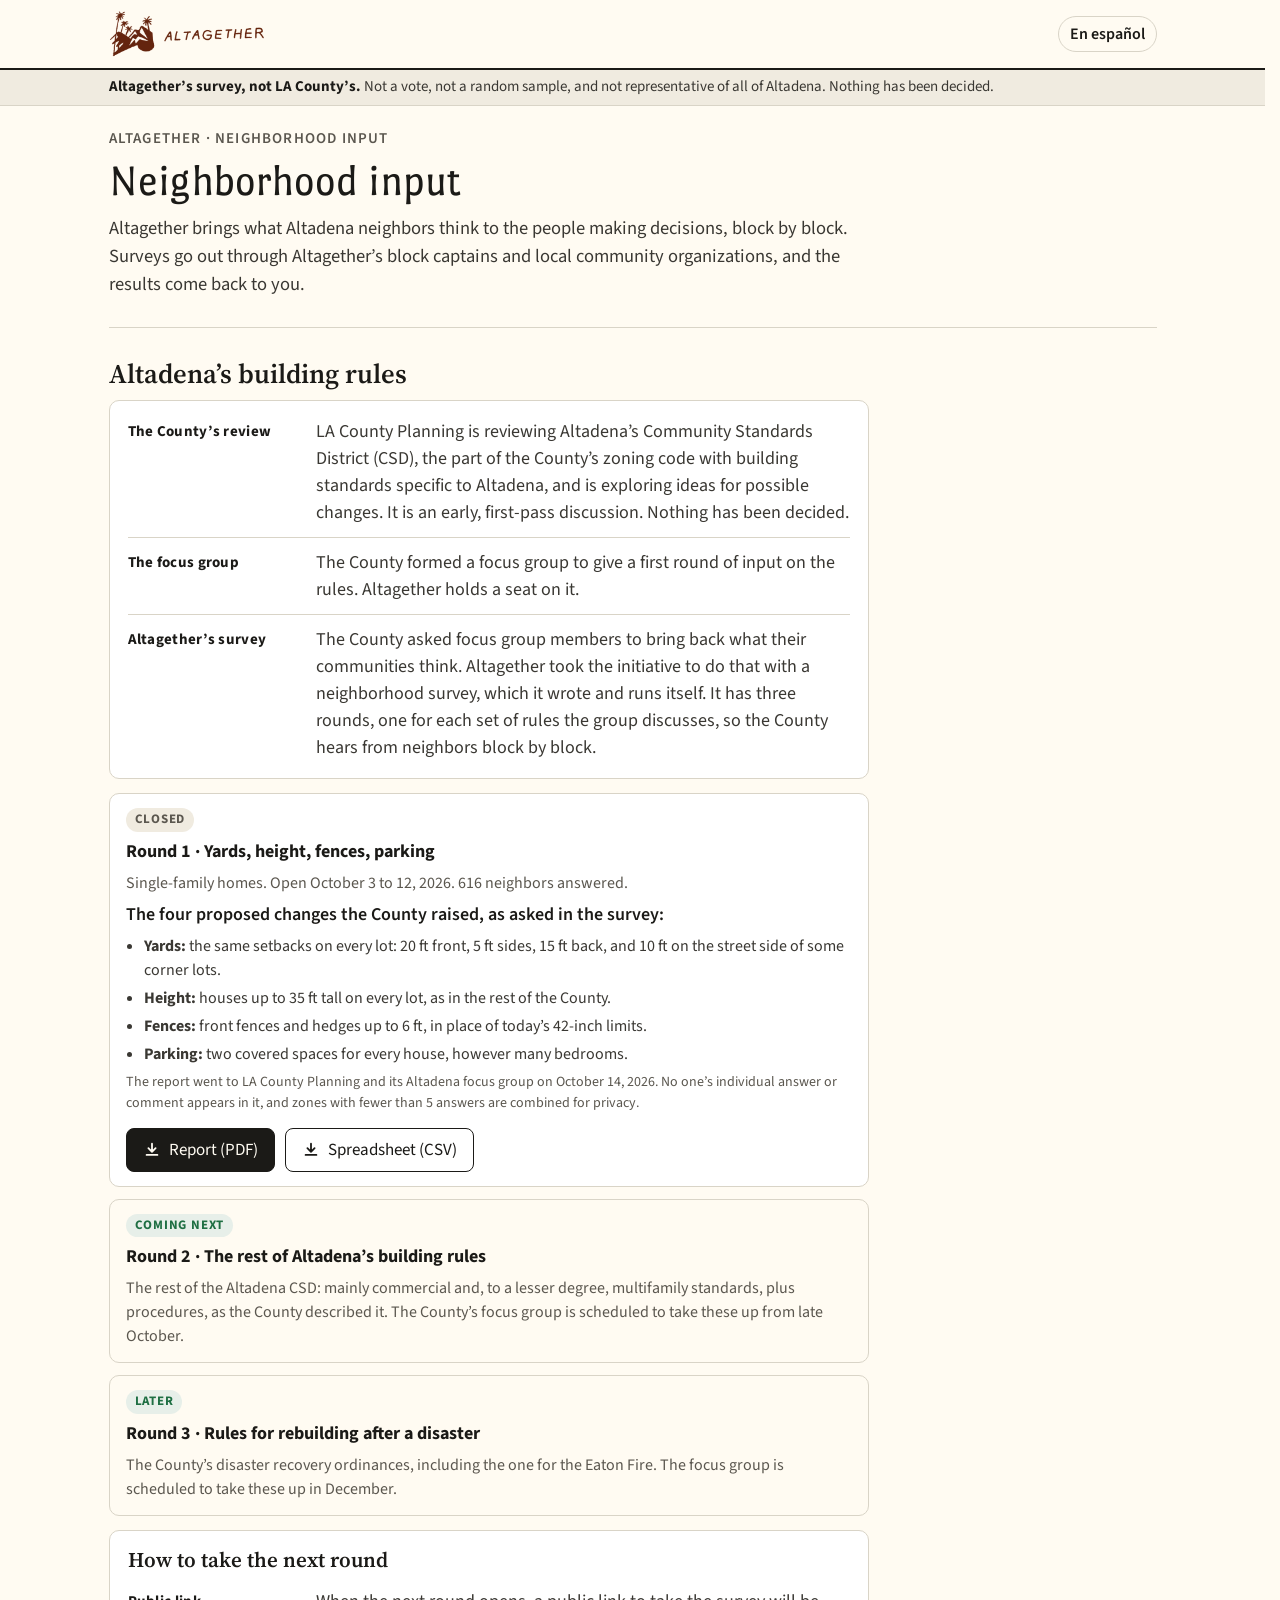
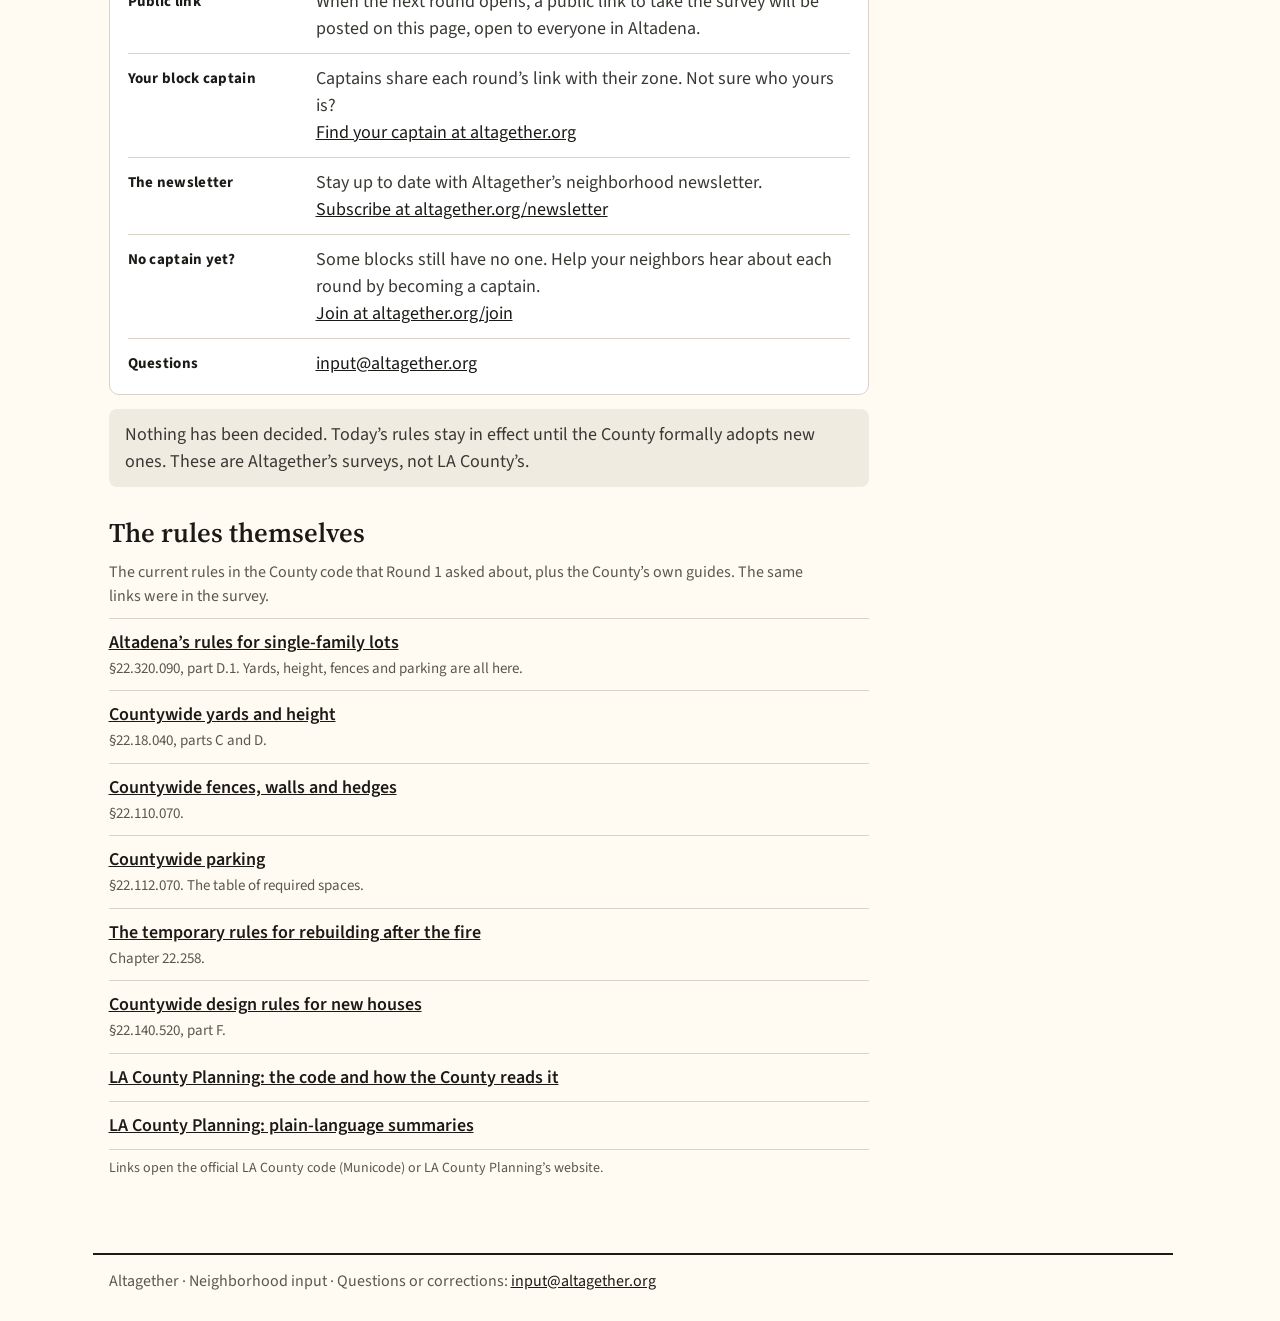
<file: csd/round-1/report/index.html>
<!doctype html>
<html lang="en"><head><meta charset="utf-8"><meta name="viewport" content="width=device-width, initial-scale=1">
<title>Round 1 Report: Altadena Neighborhood Input</title><meta http-equiv="refresh" content="0; url=../../../#round-1"><link rel="canonical" href="https://altagether.github.io/input/">
<script>location.replace('../../../#round-1');</script></head>
<body><p><a href="../../../#round-1">The Round 1 report is now on the main page</a>.</p></body></html>
</file>
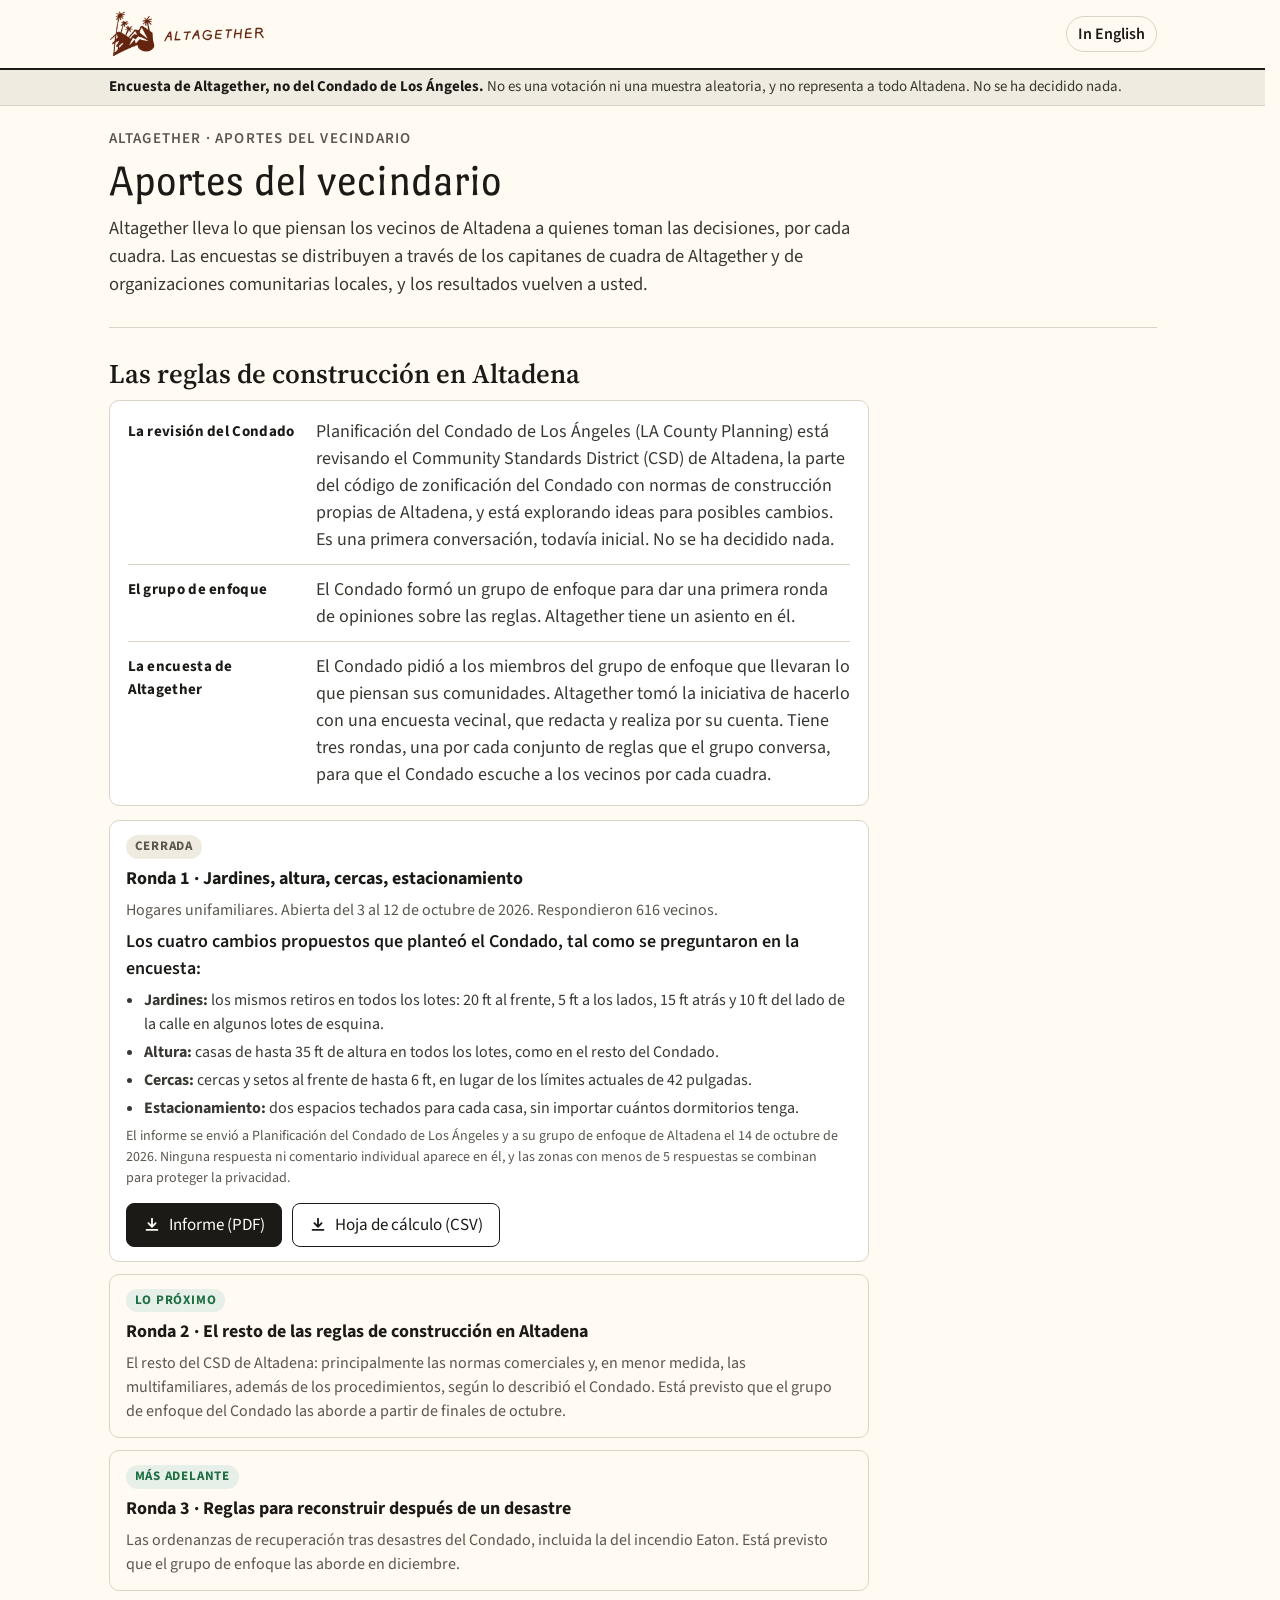
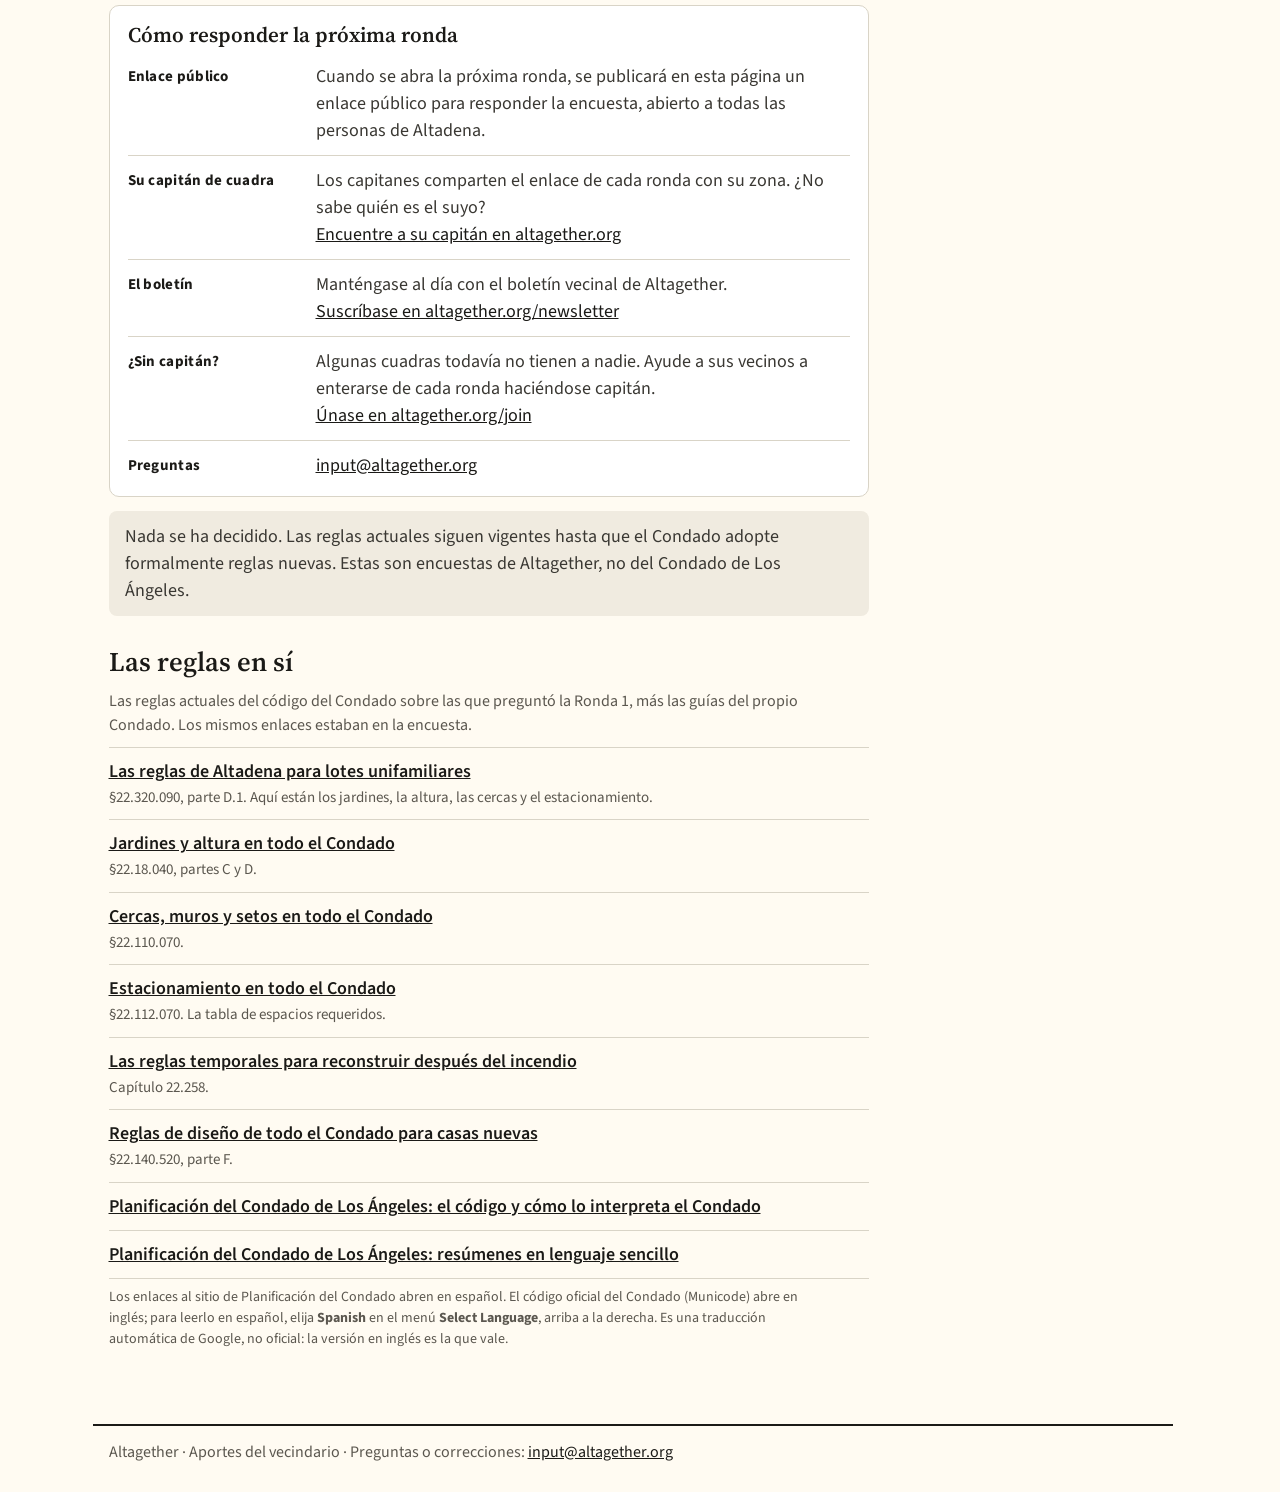
<file: csd/round-1/report/es/index.html>
<!doctype html>
<html lang="es"><head><meta charset="utf-8"><meta name="viewport" content="width=device-width, initial-scale=1">
<title>Informe de la Ronda 1: Aportes del vecindario de Altadena</title><meta http-equiv="refresh" content="0; url=../../../../es/#round-1"><link rel="canonical" href="https://altagether.github.io/input/es/">
<script>location.replace('../../../../es/#round-1');</script></head>
<body><p><a href="../../../../es/#round-1">El informe de la Ronda 1 ahora est&aacute; en la p&aacute;gina principal</a>.</p></body></html>
</file>
<file: assets/site.css>
:root { --paper:#fffbf2; --ink:#1b1a17; --soft:#5b574f; --prose:#3a3833; --line:#d9d4c7; --sand:#f0ebe0; --flag:#9b2c1f;
  --agree:#1f6f43; --agree2:#8fcca6; --split:#efe3c4; --dis2:#f2a08c; --dis:#a3241a; --none:#e6e0d4; --mid:#cfc8b8;
  --e10:#7f1d12; --e5:#c45a33; --e2:#e39468; --e0:#f2c9a8;
  --display:'Port Lligat Sans','Trebuchet MS',sans-serif; --text:'Source Sans 3',system-ui,-apple-system,sans-serif; --figure:'Source Serif 4',Georgia,serif;
  --navh:68px; }
* { box-sizing:border-box; }
html { -webkit-text-size-adjust:100%; scrollbar-gutter:stable; }
body { margin:0; background:var(--paper); color:var(--ink); font-family:var(--text); font-size:18px; line-height:1.5; }
a { color:var(--ink); }
:focus-visible { outline:3px solid #3b6ea8; outline-offset:2px; }

/* ---- nav ---- */
.nav { position:sticky; top:0; z-index:20; background:var(--paper); border-bottom:2px solid var(--ink); }
.nav .in { max-width:1080px; margin:0 auto; padding:0 16px; height:var(--navh); display:flex; align-items:center; gap:14px; }
.nav .brand { display:flex; align-items:center; text-decoration:none; flex:none; padding-right:20px; margin-right:6px; border-right:1px solid var(--line); }
.nav .brand span { display:none !important; }
.nav .brand img { height:46px; width:auto; display:block; }
.nav .brand span { font-size:15px; font-weight:700; letter-spacing:.08em; text-transform:uppercase; color:var(--soft); white-space:nowrap; }
.nav ul { list-style:none; margin:0; padding:0; display:flex; gap:2px; overflow-x:auto; scrollbar-width:none; -webkit-overflow-scrolling:touch; flex:1; min-width:0; }
.nav ul::-webkit-scrollbar { display:none; }
@media (max-width:820px) { .nav ul { -webkit-mask-image:linear-gradient(to right,#000 82%,transparent); mask-image:linear-gradient(to right,#000 82%,transparent); padding-right:40px; } }
.nav a.l { display:block; padding:7px 10px; border-radius:999px; text-decoration:none; font-size:16px; font-weight:600; white-space:nowrap; color:var(--prose); }
.nav a.l:hover { background:var(--sand); }
.nav a.l[aria-current="page"] { background:var(--ink); color:var(--paper); }
@media (max-width:820px) {
  :root { --navh:auto; }
  .nav .in { flex-wrap:wrap; height:auto; padding:8px 12px 6px; gap:6px; }
  .nav .brand span { display:none; }
  .nav .brand img { height:40px; }
  .nav .brand { border-right:none; padding-right:0; }
  .nav ul { flex-basis:100%; margin:0 -12px; padding:0 8px 2px; }
}

/* ---- page ---- */
main { max-width:1080px; margin:0 auto; padding:0 16px 56px; }
.head { padding:22px 0 18px; border-bottom:1px solid var(--line); }
.kicker { font-size:15px; font-weight:600; letter-spacing:.08em; text-transform:uppercase; color:var(--soft); }
h1 { font-family:var(--display); font-weight:400; font-size:clamp(30px,6vw,44px); line-height:1.12; margin:6px 0 10px; max-width:820px; text-wrap:balance; }
h2 { font-family:var(--figure); font-weight:600; font-size:clamp(22px,4vw,27px); line-height:1.22; margin:0 0 10px; }
h3 { font-size:16px; font-weight:700; letter-spacing:.04em; text-transform:uppercase; color:var(--soft); margin:20px 0 8px; }
section { padding-top:30px; }
p { margin:0 0 10px; color:var(--prose); max-width:720px; }
.s { font-size:16px; color:var(--soft); }
.lead { font-size:18.5px; max-width:760px; }
.note { background:var(--sand); border-radius:8px; padding:12px 16px; margin:14px 0 0; max-width:760px; }
.note p { margin:0; }
.stats { display:grid; grid-template-columns:repeat(4,1fr); gap:10px; margin:18px 0 0; }
.stat { border-top:2px solid var(--ink); padding-top:8px; min-width:0; }
.stat b { display:block; font-family:var(--figure); font-size:30px; line-height:1.1; }
.stat span { font-size:15px; color:var(--soft); }
.find { padding-left:20px; margin:0; max-width:760px; } .find li { margin:0 0 8px; color:var(--prose); }
.next { display:flex; flex-wrap:wrap; gap:10px; margin-top:22px; }
.btn { display:inline-block; border:1px solid var(--ink); border-radius:8px; padding:9px 14px; font-weight:600; text-decoration:none; background:transparent; font:inherit; font-size:17px; cursor:pointer; color:var(--ink); }
.btn:hover { background:var(--sand); }
.btn.primary { background:var(--ink); color:var(--paper); } .btn.primary:hover { background:#3a3833; }

/* ---- select with a clean arrow ---- */
select { -webkit-appearance:none; appearance:none; font:inherit; font-size:17px; line-height:1.3; color:var(--ink); background-color:#fff;
  background-image:url("data:image/svg+xml,%3Csvg xmlns='http://www.w3.org/2000/svg' width='12' height='8' viewBox='0 0 12 8'%3E%3Cpath d='M1 1.5l5 5 5-5' fill='none' stroke='%231b1a17' stroke-width='2' stroke-linecap='round' stroke-linejoin='round'/%3E%3C/svg%3E");
  background-repeat:no-repeat; background-position:right 12px center; background-size:12px 8px;
  border:1px solid var(--ink); border-radius:8px; padding:8px 38px 8px 12px; max-width:100%; min-width:180px; cursor:pointer; }
select::-ms-expand { display:none; }
.finder { display:flex; flex-wrap:wrap; gap:8px; align-items:center; }
.finder label { font-weight:700; }

/* ---- bars, tables ---- */
.bar { display:flex; height:16px; border-radius:3px; overflow:hidden; background:var(--none); min-width:60px; }
.bar i { display:block; height:100%; }
.bar .a { background:var(--agree); } .bar .o { background:var(--mid); } .bar .d { background:var(--dis); }
.tg { color:var(--agree); } .tr { color:var(--dis); }
.glance { border-top:1px solid var(--line); }
.grow { display:grid; grid-template-columns:minmax(0,1.2fr) minmax(0,1fr); gap:14px; align-items:center; padding:12px 0; border-bottom:1px solid var(--line); text-decoration:none; }
.grow:hover .gname { text-decoration:underline; }
.gname { font-weight:700; } .gdesc { font-size:16px; color:var(--soft); }
.gnum { font-variant-numeric:tabular-nums; font-weight:700; text-align:right; }
.legend { display:flex; flex-wrap:wrap; gap:6px 14px; font-size:15px; color:var(--soft); margin:8px 0 0; }
.legend i { display:inline-block; width:12px; height:12px; border-radius:2px; vertical-align:-1px; margin-right:5px; }
.tabs { display:flex; flex-wrap:wrap; gap:6px; margin:4px 0 14px; }
.tab { font:inherit; font-size:16px; font-weight:600; border:1px solid var(--ink); background:transparent; color:var(--ink); border-radius:999px; padding:7px 14px; cursor:pointer; text-decoration:none; }
.tab[aria-selected="true"], .tab[aria-current="true"] { background:var(--ink); color:var(--paper); }
.cmp { display:grid; grid-template-columns:minmax(0,1fr) auto; gap:4px 10px; align-items:center; margin:8px 0; font-size:16px; }
.cmp .lab { color:var(--prose); } .cmp .lab b { color:var(--ink); }
.cmp .num { font-variant-numeric:tabular-nums; text-align:right; white-space:nowrap; }
.cmp .bar { grid-column:1 / -1; height:12px; }
.rule2 { display:grid; grid-template-columns:1fr 1fr; gap:12px; margin:0 0 12px; }
.rule2 > div { background:var(--sand); border-radius:8px; padding:10px 12px; font-size:16px; color:var(--prose); }
.lbl { font-size:14px; font-weight:700; letter-spacing:.06em; text-transform:uppercase; color:var(--soft); margin-bottom:3px; }
.tscroll { overflow-x:auto; -webkit-overflow-scrolling:touch; }
table { border-collapse:collapse; width:100%; font-size:16px; }
th { text-align:left; font-size:14.5px; letter-spacing:.04em; text-transform:uppercase; color:var(--soft); font-weight:700; border-bottom:2px solid var(--ink); padding:6px 8px 6px 0; }
td { border-bottom:1px solid var(--line); padding:7px 8px 7px 0; vertical-align:top; }
.num { text-align:right; font-variant-numeric:tabular-nums; white-space:nowrap; }
tr.all td { font-weight:700; background:var(--sand); }
td .bar { margin-top:4px; }
.themes td:first-child { width:62%; } .themes .d { font-size:15px; color:var(--soft); }
.ql { list-style:none; padding:0; margin:0; max-width:820px; }
.ql li { display:grid; grid-template-columns:44px 1fr; gap:10px; padding:10px 0; border-bottom:1px solid var(--line); }
.qn { font-family:var(--figure); font-weight:600; font-size:20px; text-align:right; }
.await { display:inline-block; font-size:14px; font-weight:700; letter-spacing:.04em; text-transform:uppercase; color:var(--flag); margin-top:4px; }
.rows { border-top:1px solid var(--line); max-width:820px; }
.row { display:grid; grid-template-columns:96px 1fr; gap:12px; padding:11px 0; border-bottom:1px solid var(--line); }
.two { display:grid; grid-template-columns:1fr 1fr; gap:28px; }
.two > * { min-width:0; }
footer { max-width:1080px; margin:40px auto 0; padding:14px 16px 28px; border-top:2px solid var(--ink); font-size:16px; color:var(--soft); }
@media (max-width:820px) {
  .two, .rule2 { grid-template-columns:1fr; }
  .stats { grid-template-columns:repeat(2,1fr); }
  .grow { grid-template-columns:1fr; gap:6px; }
  .grow .bar { grid-column:1 / -1; }
}

/* ---- full-screen map page ---- */
body.mappage { height:100dvh; display:flex; flex-direction:column; overflow:hidden; }
body.mappage footer { display:none; }
.mapbar { border-bottom:1px solid var(--line); background:var(--paper); }
.mapbar .in { max-width:1080px; margin:0 auto; padding:8px 16px; display:flex; flex-wrap:wrap; gap:8px 14px; align-items:center; }
.mapbar .mk { flex-basis:100%; margin:4px 0 -2px; }
.mapbar .tabs { margin:0; gap:4px; }
.mapbar .tab { padding:5px 12px; font-size:16px; }
.mapbar .zf { margin-left:auto; }
.mapbar select { padding-top:6px; padding-bottom:6px; }
#rsel { display:none; }
.mapshell { position:relative; flex:1; min-height:0; background:#fffbf2; overflow:hidden; }
.mapshell svg { position:absolute; inset:0; width:100%; height:100%; touch-action:none; cursor:grab; user-select:none; -webkit-user-select:none; }
.mapshell svg.drag { cursor:grabbing; }
.z { stroke:#fffbf2; stroke-width:3; vector-effect:non-scaling-stroke; cursor:pointer; }
.z.pool { fill-opacity:.72; }
.z.sel { stroke:var(--ink); stroke-width:3.5; }
.zl { font-family:'Helvetica Neue',Arial,sans-serif; font-weight:700; font-size:24px; fill:#1b1a17; stroke:#fffbf2; stroke-width:5; paint-order:stroke; text-anchor:middle; dominant-baseline:middle; }
.zoom { position:absolute; right:12px; top:12px; display:flex; flex-direction:column; gap:4px; }
.zoom button { width:34px; height:34px; border-radius:6px; border:1px solid var(--line); background:#fff; font:600 19px/1 var(--text); cursor:pointer; color:var(--ink); box-shadow:0 1px 3px rgba(27,26,23,.12); }
.zoom button.rs { font-size:13.5px; font-weight:700; }
.mlegend { position:absolute; left:12px; bottom:12px; background:rgba(255,251,242,.92); border-radius:6px; padding:5px 9px; }
.mlegend .legend { margin:0; gap:3px 10px; font-size:14px; }
.mlegend .legend i { width:10px; height:10px; }
.zcard { position:absolute; top:12px; right:56px; width:340px; max-height:calc(100% - 24px); overflow:auto; background:#fff; border:1px solid var(--line); border-radius:10px; padding:14px 16px; box-shadow:0 4px 18px rgba(27,26,23,.16); }
.zcard[hidden] { display:none; }
.zcard { padding:0; }
.zcard #zbody { padding:16px 18px 14px; }
.zhead { border-bottom:1px solid var(--line); padding-bottom:10px; margin-bottom:12px; }
.zcard h4 { font-family:var(--figure); font-size:22px; line-height:1.2; margin:0 30px 2px 0; }
.zsub { font-size:15px; color:var(--soft); }
.zpool { background:var(--sand); border-radius:6px; padding:8px 10px; font-size:15px; color:var(--prose); margin:0 0 12px; }
.zsec { font-size:14px; font-weight:700; letter-spacing:.06em; text-transform:uppercase; color:var(--soft); margin:0 0 2px; }
.zdesc { font-size:15px; color:var(--prose); margin:0 0 8px; }
.zcard .cmp { gap:3px 10px; margin:0 0 4px; }
.zcard .cmp .bar { height:12px; margin-bottom:8px; }
.zcard .cmp .n { color:var(--soft); font-size:14.5px; font-weight:400; }
.zleg { margin:6px 0 0; padding-top:10px; border-top:1px solid var(--line); font-size:14px; }
.zleg i { width:10px; height:10px; }
.zfoot { font-size:14px; color:var(--soft); margin:8px 0 0; }
.ztiles { display:grid; grid-template-columns:1fr 1fr; gap:10px; margin:0 0 14px; }
.ztiles > div { background:var(--sand); border-radius:8px; padding:10px 12px; }
.ztiles b { display:block; font-family:var(--figure); font-size:26px; line-height:1.1; }
.ztiles span { font-size:14.5px; color:var(--soft); }
.mrow { display:grid; grid-template-columns:minmax(0,1fr) 70px; gap:3px 10px; align-items:center; font-size:16px; margin:4px 0; }
.mrow .lab { color:var(--prose); } .mrow .lab b { color:var(--ink); }
.mrow .num { text-align:right; font-variant-numeric:tabular-nums; font-weight:700; }
.meter { grid-column:1 / -1; height:12px; background:var(--none); border-radius:3px; overflow:hidden; margin-bottom:6px; }
.meter i { display:block; height:100%; }
.zcard .x { position:absolute; top:10px; right:10px; width:32px; height:32px; border:none; background:transparent; font-size:24px; line-height:1; cursor:pointer; color:var(--soft); }
@media (max-width:820px) {
  .mapbar .in { padding:8px 12px; flex-wrap:wrap; gap:6px 8px; }
  .mapbar .mk { font-size:14px; margin:0; }
  .mapbar .tabs { display:none; }
  #rsel { display:block; flex:1; min-width:0; }
  .mapbar .zf { margin-left:0; flex:1; min-width:0; }
  .mapbar select { min-width:0; width:100%; font-size:16px; padding-right:30px; background-position:right 10px center; }
  .zcard { top:auto; bottom:0; left:0; right:0; width:auto; max-height:55%; border-radius:14px 14px 0 0; }
  .mlegend.hide-m { display:none; }
}

/* zone card: this zone stands out, comparisons step back */
.zmain { background:var(--sand); border-radius:8px; padding:10px 12px 4px; margin:4px 0 12px; }
.zmain .cmp, .zmain .mrow { font-size:17px; margin:0; }
.zmain .cmp .num, .zmain .mrow .num { font-size:20px; font-family:var(--figure); }
.zmain .cmp .bar, .zmain .meter { height:20px; border-radius:4px; margin-bottom:8px; }
.zref .zsec { font-size:13.5px; margin-bottom:4px; }
.zref .cmp, .zref .mrow { font-size:15px; }
.zref .cmp .bar, .zref .meter { height:9px; margin-bottom:8px; }
.zref .cmp .num, .zref .mrow .num { font-size:15px; }
.zref .cmp .num b, .zref .mrow .num { font-weight:600; }

/* ---- disclaimer strip, on every page ---- */
.disc { background:var(--sand); border-bottom:1px solid var(--line); font-size:15px; color:var(--prose); }
.disc .in { max-width:1080px; margin:0 auto; padding:6px 16px; }
.disc b { color:var(--ink); }
@media (max-width:820px) { .disc { font-size:14px; } .disc .in { padding:5px 12px; } }

/* ---- finder ---- */
.finder2 { position:relative; max-width:460px; width:100%; }
.fin { width:100%; font:inherit; font-size:17px; padding:9px 12px 9px 36px; border:1px solid var(--ink); border-radius:8px; background:#fff;
  background-image:url("data:image/svg+xml,%3Csvg xmlns='http://www.w3.org/2000/svg' width='16' height='16' viewBox='0 0 16 16'%3E%3Ccircle cx='7' cy='7' r='5' fill='none' stroke='%235b574f' stroke-width='2'/%3E%3Cpath d='M11 11l4 4' stroke='%235b574f' stroke-width='2' stroke-linecap='round'/%3E%3C/svg%3E");
  background-repeat:no-repeat; background-position:12px center; color:var(--ink); }
.fres { position:absolute; z-index:30; top:calc(100% + 4px); left:0; right:0; background:#fff; border:1px solid var(--line); border-radius:8px; box-shadow:0 6px 20px rgba(27,26,23,.16); max-height:320px; overflow:auto; padding:6px; }
.fr { padding:6px 6px 8px; border-bottom:1px solid var(--line); } .fr:last-child { border-bottom:none; }
.fs { font-size:15px; color:var(--soft); margin-bottom:4px; }
.zchip { font:inherit; font-size:16px; font-weight:600; border:1px solid var(--ink); background:#fff; border-radius:999px; padding:3px 11px; margin:2px 4px 2px 0; cursor:pointer; color:var(--ink); }
.zchip:hover, .zchip:focus-visible { background:var(--ink); color:var(--paper); }
.mapbar .finder2 { max-width:340px; }
.mapbar .fin { padding-top:6px; padding-bottom:6px; font-size:16px; }

/* ---- small samples ---- */
tr.few td { color:var(--soft); } tr.few td:first-child::after { content:' *'; }
.zmain.few .num { font-size:16px !important; font-family:var(--text) !important; }
.fewn { font-size:14.5px; color:var(--flag); margin:0 0 6px; font-weight:600; }
.dot { color:var(--soft); font-weight:400; }

/* ---- next step, footer, copy, answers, zone table ---- */
.cta { max-width:1080px; margin:40px auto 0; padding:0 16px; }
.cta .in { background:#eef3f7; border:1px solid #cfdce6; border-radius:10px; padding:14px 18px; }
.cta p { margin:0; max-width:none; }
footer .meta { display:block; margin-top:4px; font-size:14.5px; }
.copy { font:inherit; font-size:15px; font-weight:600; margin-top:12px; width:100%; padding:8px 12px; border:1px solid var(--ink); border-radius:8px; background:#fff; cursor:pointer; color:var(--ink); }
.copy:hover { background:var(--sand); }
.ans { background:#eef3f7; border-radius:6px; padding:8px 10px; margin-top:6px; font-size:16px; }
.about { border:1px solid var(--line); border-radius:10px; padding:14px 18px; max-width:760px; background:#fff; }
.about p { margin:0 0 6px; }
table.zt td { padding:6px 8px 6px 0; } table.zt .bar { height:6px; min-width:50px; margin-top:3px; }
table.zt tr.th td { background:var(--sand); font-weight:700; font-size:15px; padding:6px 8px; }
table.zt td .d { font-size:14px; color:var(--soft); }
.hfind { margin:16px 0 4px; max-width:560px; } .hfind .lbl { display:block; margin-bottom:6px; font-size:14.5px; }
.nav .lang { flex:none; font-size:16px; font-weight:600; text-decoration:none; border:1px solid var(--line); border-radius:999px; padding:5px 11px; white-space:nowrap; }
.nav .lang:hover { background:var(--sand); }
@media (max-width:820px) { .nav .lang { margin-left:auto; order:2; font-size:15px; padding:4px 10px; } .nav ul { order:3; } }

/* ---- color-blind friendly palette, switched on by the visitor ---- */
html.cb { --agree:#1f5f8b; --agree2:#8fbfdf; --split:#ece4cf; --dis2:#f2b071; --dis:#b85a00; --e10:#3f2a6b; --e5:#6d55a3; --e2:#a895d0; --e0:#ddd3ee; }
.disc .in { display:flex; flex-wrap:wrap; align-items:center; justify-content:space-between; gap:4px 16px; }
.cbsw { display:inline-flex; align-items:center; gap:8px; font:inherit; font-size:14.5px; font-weight:600; color:var(--prose); background:none; border:none; padding:2px 0; cursor:pointer; white-space:nowrap; }
.cbsw .tr2 { position:relative; width:32px; height:18px; border-radius:999px; background:#cfc8b8; transition:background .15s; flex:none; }
.cbsw .tr2::after { content:''; position:absolute; top:2px; left:2px; width:14px; height:14px; border-radius:50%; background:#fff; transition:left .15s; box-shadow:0 1px 2px rgba(0,0,0,.25); }
.cbsw[aria-checked="true"] .tr2 { background:var(--ink); }
.cbsw[aria-checked="true"] .tr2::after { left:16px; }
.zmain .cmp { grid-template-columns:1fr; gap:2px; }
.zmain .cmp .num { text-align:left; }

/* finder + zone dropdown side by side */
.hrow { display:flex; flex-wrap:wrap; gap:8px; align-items:flex-start; }
.hrow .finder2 { flex:1 1 260px; }
.hrow select { flex:0 0 auto; padding-top:9px; padding-bottom:9px; }
.mapbar .zf { display:flex; gap:8px; align-items:center; }
.mapbar .zf .finder2 { width:280px; }
.mapbar .zf select { min-width:150px; }
@media (max-width:820px) {
  .mapbar .zf { flex-basis:100%; order:3; }
  .mapbar .zf .finder2 { width:auto; flex:1; min-width:0; }
  .mapbar .zf select { min-width:0; width:auto; flex:0 0 40%; }
  .hrow select { flex:1 1 100%; }
}
.gright .gnum { text-align:left; margin-bottom:4px; }
.zmain .cmp .num { white-space:normal; }
.zkick { font-size:13.5px; font-weight:700; letter-spacing:.06em; text-transform:uppercase; color:var(--flag); margin-bottom:2px; }
.zpool b { display:block; color:var(--ink); margin-bottom:2px; }

/* zone card: stack label, numbers and bar so long labels never squeeze */
.zcard .cmp { grid-template-columns:1fr; gap:2px; }
.zcard .cmp .num { text-align:left; white-space:normal; }
@media (min-width:821px) { .mlegend { max-width:calc(100% - 430px); } }

/* ---- one height for every field and button ---- */
:root { --ctl:44px; }
select, .fin, .btn, .copy { height:var(--ctl); box-sizing:border-box; font-size:17px; line-height:1.2; }
select { padding-top:0 !important; padding-bottom:0 !important; }
.fin { padding-top:0 !important; padding-bottom:0 !important; }
.btn { display:inline-flex; align-items:center; padding:0 16px; }
.tab { height:40px; display:inline-flex; align-items:center; padding:0 15px; box-sizing:border-box; font-size:16px; }
.mapbar .tab { height:40px; padding:0 14px; font-size:16px; }
.mapbar .fin, .mapbar select { height:40px; font-size:16px; }
.mtool .tab, .mapbar .tabs .tab { line-height:1; }
.zoom button { width:40px; height:40px; }
@media (max-width:820px) { .mapbar .fin, .mapbar select { height:42px; } }
.fn { font-size:14.5px; line-height:1.45; }
/* By zone table: narrow zone column, more room for the four results */
table.zt { table-layout:fixed; }
table.zt th:nth-child(1), table.zt td:nth-child(1) { width:150px; }
table.zt th:nth-child(2), table.zt td:nth-child(2) { width:44px; }
table.zt th:nth-child(3), table.zt td:nth-child(3) { width:92px; }
table.zt tr.th td { width:auto; }
table.zt td:nth-child(n+4), table.zt th:nth-child(n+4) { padding-left:10px; }
table.zt .bar { min-width:0; }
@media (max-width:820px) { table.zt { min-width:720px; } }
.or { align-self:center; font-size:15px; font-weight:700; color:var(--soft); text-transform:lowercase; padding:0 2px; }
@media (max-width:820px) { .hrow .or { flex:0 0 100%; text-align:center; margin:-2px 0; } }
</file>
<file: assets/pages.css>
/* Shared layout for the input site's pages (landing, closed Round 1, report). Loaded after site.css. */
main { padding-bottom:24px; }
.col, .survey { max-width:760px; }
.head { padding:22px 0 18px; border-bottom:1px solid var(--line); }
.head .lead { max-width:760px; }

/* round cards */
.rounds { display:grid; gap:12px; margin-top:14px; }
.round { border:1px solid var(--line); border-radius:10px; padding:14px 16px; background:#fff; }
.round.dim { background:transparent; }
.rtop { display:flex; flex-wrap:wrap; align-items:baseline; justify-content:space-between; gap:4px 12px; }
.rname { font-weight:700; font-size:18px; }
.status { font-size:14px; font-weight:700; letter-spacing:.06em; text-transform:uppercase; border-radius:999px; padding:2px 10px; background:#e7efe9; color:var(--agree); }
.status.closed { background:var(--sand); color:var(--soft); }
.round p { margin:6px 0 0; }
.round .next { margin-top:12px; gap:8px; }

/* download cards */
.dl { display:grid; gap:12px; margin:22px 0 8px; max-width:760px; }
.file { display:flex; align-items:center; justify-content:space-between; gap:14px; border:1px solid var(--line); border-radius:10px; background:#fff; padding:14px 16px; text-decoration:none; }
.file:hover { border-color:var(--ink); }
.file b { display:block; font-size:19px; }
.file span { font-size:15px; color:var(--soft); }
.file .go { flex:none; height:44px; display:inline-flex; align-items:center; padding:0 16px; border-radius:8px; background:var(--ink); color:var(--paper); font-weight:700; font-size:16px; }
.file .go .ic { margin-right:8px; }
.file.alt .go { background:#fff; color:var(--ink); border:1px solid var(--ink); }
@media (max-width:560px) { .file { flex-direction:column; align-items:flex-start; } }

/* boxes and lists */
.about { background:#fff; border:1px solid var(--line); border-radius:10px; padding:14px 16px; max-width:760px; }
.about p { margin:0 0 8px; } .about p:last-child { margin:0; }
.note { max-width:760px; }
main ul { padding-left:20px; margin:0 0 12px; color:var(--prose); max-width:760px; } main li { margin:0 0 6px; }
.rows { max-width:760px; }
.res { display:block; background:var(--ink); color:var(--paper); text-decoration:none; border-radius:10px; padding:14px 16px; margin-top:18px; font-weight:700; font-size:18px; max-width:760px; }
.res span { display:block; font-weight:400; font-size:16px; opacity:.85; margin-top:2px; }

/* header: logo left, language right, nothing else */
.nav .brand { border-right:none; padding-right:0; margin-right:0; }
.nav .lang { margin-left:auto; }

/* cards with an action: text on the left, button on the right (same as the download cards) */
.round.act { display:flex; align-items:center; justify-content:space-between; gap:16px; max-width:760px; }
.round.act > div { min-width:0; flex:1; }
.round.act .rtop { justify-content:flex-start; gap:4px 12px; }
.round.act .btn { flex:none; white-space:nowrap; }
.round.act p { margin:4px 0 0; }
@media (max-width:560px) { .round.act { flex-direction:column; align-items:flex-start; } }

/* status tag above the round title, on every round card */
.rtop, .round.act .rtop { flex-direction:column-reverse; align-items:flex-start; justify-content:flex-start; gap:6px; }
.rtop .status { font-size:13px; padding:2px 9px; }

/* back to the landing page */
.back { display:inline-flex; align-items:center; gap:8px; margin:18px 0 0; font-size:16px; font-weight:600; text-decoration:none; color:var(--ink); }
.back span { font-size:20px; line-height:1; }
.back:hover { text-decoration:underline; }
.back + .head { padding-top:10px; }
/* the four rules on the Round 1 card */
.rules { margin:10px 0 0; padding-left:18px; font-size:16px; color:var(--prose); }
.rules li { margin:0 0 4px; }
.rnote { margin-top:6px !important; font-size:14px; }
.round.act { align-items:flex-start; }
.round.act .btn { margin-top:2px; }

/* links to the rules in the County code */
ul.codes { list-style:none; padding:0; margin:10px 0 0; max-width:760px; border-top:1px solid var(--line); }
ul.codes li { padding:10px 0; border-bottom:1px solid var(--line); margin:0; }
ul.codes a { font-weight:600; }
ul.codes span { display:block; font-size:15px; color:var(--soft); margin-top:2px; }
.fnote { font-size:14px; margin-top:8px; }

/* "What Round 1 was for": labeled rows */
.facts { padding:4px 18px 6px; }
.facts .ftitle { font-family:var(--figure); font-weight:600; font-size:21px; margin:12px 0 4px; }
.frow { display:grid; grid-template-columns:170px 1fr; gap:4px 18px; padding:11px 0; border-top:1px solid var(--line); }
.frow:first-of-type { border-top:none; }
.frow b { font-size:15px; letter-spacing:.02em; color:var(--ink); }
.frow span { color:var(--prose); }
@media (max-width:560px) { .frow { grid-template-columns:1fr; } }
.frow b { padding-top:3px; }
.facts:not(:has(.ftitle)) { padding-top:6px; }
.survey .facts { margin:4px 0 6px; }

/* Round 1 card: stacked download buttons on the right */
.dlcol { flex:none; display:flex; flex-direction:column; gap:8px; align-items:stretch; min-width:210px; }
.dlcol .btn { justify-content:flex-start; gap:8px; }
.dlcol .btn .ic { flex:none; }
.dlmeta { font-size:13px; color:var(--soft); text-align:center; }
@media (max-width:560px) { .dlcol { width:100%; } }
.dlcol { width:230px; min-width:0; }
.dlcol .btn { font-size:16px; padding:0 14px; }
.round.act > .dlcol { flex:0 0 230px; }
@media (max-width:560px) { .round.act > .dlcol { flex:none; width:100%; } }

/* Round 1 card: downloads side by side at the bottom */
.dlrow { display:flex; flex-wrap:wrap; gap:10px; margin-top:14px; }
.dlrow .btn { gap:8px; }
.join { margin-top:14px; }
.rounds + .join { margin-top:14px; }

a.nw { white-space:nowrap; }
/* phones: larger text throughout */
@media (max-width:600px) {
  body { font-size:19px; }
  .lead { font-size:19px; }
  p, main li, .frow span, .round p, .rules { font-size:18px; }
  .s, .round p.s, .file span { font-size:17px; }
  .rnote, .fnote, ul.codes span { font-size:16px !important; }
  .frow b { font-size:16px; }
  .rname { font-size:19px; }
  .kicker { font-size:14px; }
  .rtop .status { font-size:13.5px; }
  .disc { font-size:15px; }
  .disc .in { padding:8px 16px; }
  .btn { font-size:17px; }
  footer { font-size:16px; }
  main { padding-left:18px; padding-right:18px; }
  .nav .in { padding-left:18px; padding-right:18px; }
}
.rlead { margin:12px 0 0; font-weight:600; color:var(--ink); }
.rlead + .rules { margin-top:6px; }
@media (max-width:600px) { .rlead { font-size:18px; } }
</file>
